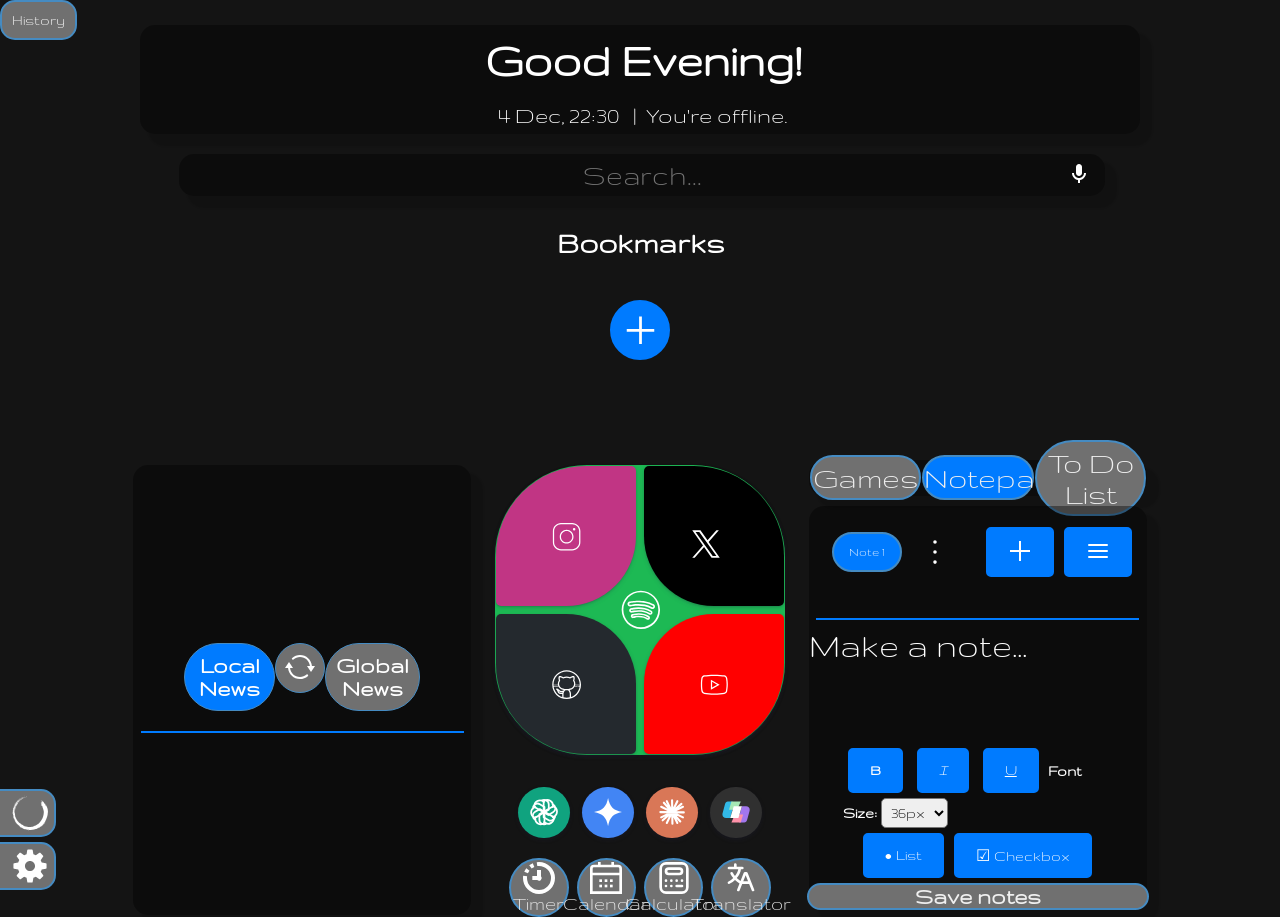
<file: index.html>
<!DOCTYPE html>
<html lang="en">
  <head>
    <meta charset="UTF-8" />
    <meta name="viewport" content="width=device-width, initial-scale=1.0" />
    <meta name="author" content="MichU">
    <link rel="icon" type="image/x-icon" href="/img/home-favicon.png" />

    <link
      href="https://fonts.googleapis.com/css?family=Gruppo"
      rel="stylesheet"
    />
    <link
      href="https://fonts.googleapis.com/css?family=Chakra Petch"
      rel="stylesheet"
    />
    <link
      rel="stylesheet"
      href="https://cdnjs.cloudflare.com/ajax/libs/font-awesome/4.7.0/css/font-awesome.min.css"
    />

    <link rel="stylesheet" href="/style/style.css" />
    <link rel="stylesheet" href="/style/socialsstyle.css" />
    <link rel="stylesheet" href="/style/aimodelsstyle.css" />
    <link rel="stylesheet" href="/style/bookmarksstyle.css" />
    <link rel="stylesheet" href="style/notepadstyle.css" />
    <link rel="stylesheet" href="/style/settingsstyle.css" />
    <link rel="stylesheet" href="/style/gamestodolist.css">
    <link rel="stylesheet" id="themestylesheet" href="/themes/dark-mode.css" />

    <title>MichU's HomePage</title>
  </head>
  <body>
    <button id="recent-tabs-button">History</button>
    <ul id="recent-tabs-list"></ul>
    <!--<div id="particles-js"></div>!-->
    <div id="header-info">
      <div id="headerdiv">
        <h2 class="header" id="nameheader"></h2>
        <h2 class="header" id="greetingsheader"></h2>
      </div>

      <div id="infodiv">
        <div id="datediv">
          <p class="paragraph" id="date"></p>
          <p class="paragraph" id="hour"></p>
        </div>
        <div id="separatordiv">
          <p class="paragraph" id="separatorchar">|</p>
        </div>
        <div id="weatherdiv" class="offline">
          <p class="paragraph" id="temperature"></p>
          <p class="paragraph" id="city"></p>
          <a href="#" id="extendedWeatherLink" target="_blank" title="View Extended Forecast" class="weather-link">
            <svg xmlns="http://www.w3.org/2000/svg" viewBox="0 0 24 24" width="24px" height="24px" class="weather-icon">
              <path d="M13 3l3.293 3.293-7 7 1.414 1.414 7-7L21 11V3z"/>
              <path d="M19 19H5V5h7l-2-2H5c-1.103 0-2 .897-2 2v14c0 1.103.897 2 2 2h14c1.103 0 2-.897 2-2v-5l-2-2v7z"/>
            </svg>
          </a>
        </div>
        <div id="offlinediv" style="display: none">
          <p class="paragraph">You're offline.</p>
        </div>
      </div>
    </div>

    <div id="searchdiv">
      <form id="searchform">
        <input type="text" id="searchinput" placeholder="Search..." autocomplete="off">
        <button type="button" id="voiceSearchBtn" title="Search by voice">
          <svg xmlns="http://www.w3.org/2000/svg" viewBox="0 0 24 24" width="24" height="24">
            <path d="M12 14c1.66 0 3-1.34 3-3V5c0-1.66-1.34-3-3-3S9 3.34 9 5v6c0 1.66 1.34 3 3 3z"/>
            <path d="M17 11c0 2.76-2.24 5-5 5s-5-2.24-5-5H5c0 3.53 2.61 6.43 6 6.92V21h2v-3.08c3.39-.49 6-3.39 6-6.92h-2z"/>
          </svg>
        </button>
      </form>
    </div>

    <div id="bookmarksdiv" class="offline">
      <h1>Bookmarks</h1>
      <div id="bookmark-list"></div>

      <button id="add-button" title="Add bookmark">
        <svg
          xmlns="http://www.w3.org/2000/svg"
          x="0px"
          y="0px"
          viewBox="0 0 24 24"
        >
          <path
            d="M 11 2 L 11 11 L 2 11 L 2 13 L 11 13 L 11 22 L 13 22 L 13 13 L 22 13 L 22 11 L 13 11 L 13 2 Z"
          ></path>
        </svg>
      </button>
    </div>

    <div id="content">
      <div id="allnews" class="offline">
        <div id="newsselection">
          <label id="localNewsLabel">
            <input
              value="value-1"
              name="value-radio"
              id="value-1"
              type="radio"
            />
            <span>Local News</span>
          </label>
          <button id="refreshNewsBtn" title="Refresh news">
            <svg
              xmlns="http://www.w3.org/2000/svg"
              x="0px"
              y="0px"
              width="30"
              height="30"
              viewBox="0 0 30 30"
            >
              <use xlink:href="/svg/newssvg/refresh.svg#refresh"></use>
            </svg>
          </button>
          <label id="globalNewsLabel">
            <input
              value="value-2"
              name="value-radio"
              id="value-2"
              type="radio"
            />
            <span>Global News</span>
          </label>
        </div>
        <hr />
        <div class="newsdivs" id="newsdiv"></div>
        <div class="newsdivs" id="worldnewsdiv"></div>
      </div>

      <div id="socials-apps">
        <div id="socialsdiv" class="offline">
          <div class="up">
            <button class="card1" id="card1" title="Instagram">
              <svg
                xmlns="http://www.w3.org/2000/svg"
                viewBox="0,0,48,48"
                width="30px"
                height="30px"
                class="instagram"
              >
                <use xlink:href="/svg/socialsvg/instagram.svg#instagram" />
              </svg>
            </button>
            <button class="card2" id="card2" title="Twitter">
              <svg
                xmlns="http://www.w3.org/2000/svg"
                xmlns:xlink="http://www.w3.org/1999/xlink"
                id="Layer_1"
                viewBox="0 0 24 24"
                width="30px"
                height="30px"
                class="twitter"
              >
                <use xlink:href="/svg/socialsvg/twitter.svg#twitter" />
              </svg>
            </button>
          </div>

          <button class="centerCard" id="centerCard" title="Spotify">
            <svg
              xmlns="http://www.w3.org/2000/svg"
              x="0px"
              y="0px"
              width="40px"
              height="40px"
              viewBox="0 0 50 50"
              class="spotify"
            >
              <use xlink:href="/svg/socialsvg/spotify.svg#spotify" />
            </svg>
          </button>

          <div class="down">
            <button class="card3" id="card3" title="Github">
              <svg
                xmlns="http://www.w3.org/2000/svg"
                viewBox="0 0 48 48"
                width="30px"
                height="30px"
                class="github"
              >
                <use xlink:href="/svg/socialsvg/github.svg#github" />
              </svg>
            </button>
            <button class="card4" id="card4" title="Youtube">
              <svg
                height="30px"
                width="30px"
                viewBox="0 0 48 48"
                xmlns="http://www.w3.org/2000/svg"
                class="youtube"
              >
                <use xlink:href="/svg/socialsvg/youtube.svg#youtube" />
              </svg>
            </button>
          </div>
        </div>

        <nav id="aimodelsdiv" class="offline" aria-label="AI Models">
          <a class="aimodelbutton" id="chatgptLink" href="https://chatgpt.com/" title="ChatGPT" aria-label="ChatGPT">
            <svg viewBox="0 0 24 24" width="40" height="40" aria-hidden="true" focusable="false">
              <use xlink:href="/svg/aimodelsvg/chatgpt.svg#chatgpt" />
            </svg>
          </a>
          <a class="aimodelbutton" id="geminiLink" href="https://gemini.google.com/u/1/" title="Gemini" aria-label="Gemini">
            <svg viewBox="0 0 24 24" width="40" height="40" aria-hidden="true" focusable="false">
              <use xlink:href="/svg/aimodelsvg/gemini.svg#gemini" />
            </svg>
          </a>
          <a class="aimodelbutton" id="claudeLink" href="https://claude.ai/" title="Claude" aria-label="Claude">
            <svg viewBox="0 0 24 24" width="40" height="40" aria-hidden="true" focusable="false">
              <use xlink:href="/svg/aimodelsvg/claude.svg#claude" />
            </svg>
          </a>
          <a class="aimodelbutton" id="copilotLink" href="https://copilot.microsoft.com/" title="Copilot" aria-label="Copilot">
            <svg viewBox="0 0 24 24" width="40" height="40" aria-hidden="true" focusable="false">
              <use xlink:href="/svg/aimodelsvg/copilot.svg#copilot" />
            </svg>
          </a>
        </nav>

        <div id="appsdiv">
          <button id="timerBtn" title="Timer" class="appbutton">
            <svg
              height="32px"
              width="32px"
              xmlns="http://www.w3.org/2000/svg"
              viewBox="0 0 24 24"
              class="appsvg"
            >
              <use xlink:href="/svg/appsvg/timer.svg#timer" />
            </svg>
            Timer
          </button>
          <button id="calendarBtn" title="Calendar" class="appbutton">
            <svg
              height="32px"
              width="32px"
              xmlns="http://www.w3.org/2000/svg"
              viewBox="0 0 24 24"
              class="appsvg"
            >
              <use xlink:href="/svg/appsvg/calendar.svg#calendar" />
            </svg>
            Calendar
          </button>
          <button id="calculatorBtn" title="Calculator" class="appbutton">
            <svg
              height="32px"
              width="32px"
              xmlns="http://www.w3.org/2000/svg"
              viewBox="0 0 24 24"
              class="appsvg"
            >
              <use xlink:href="/svg/appsvg/calculator.svg#calculator" />
            </svg>
            Calculator
          </button>
          <button
            id="translatorBtn"
            title="Translator"
            class="appbutton offline"
          >
            <svg
              height="32px"
              width="32px"
              xmlns="http://www.w3.org/2000/svg"
              xmlns:xlink="http://www.w3.org/1999/xlink"
              viewBox="0 0 48 48"
              class="appsvg"
            >
              <use xlink:href="/svg/appsvg/translator.svg#translator" />
            </svg>
            Translator
          </button>
        </div>
      </div>

      <div id="gamesnotepadtodolist">
        <div id="navbar">
          <button id="nav-games-btn" class="button">Games</button>
          <button id="nav-notepad-btn" class="button">Notepad</button>
          <button id="nav-todolist-btn" class="button">To Do List</button>
        </div>

  <!-- Notepad Section (visible by default) -->
  <div id="notepaddiv">
    <div id="notepad-navbar">
      <div id="note-list"></div>
      <button id="add-note-btn" title="Add note">
        <svg
          xmlns="http://www.w3.org/2000/svg"
          x="0px"
          y="0px"
          viewBox="0 0 24 24"
          width="24"
          height="24"
        >
          <path
            d="M 11 2 L 11 11 L 2 11 L 2 13 L 11 13 L 11 22 L 13 22 L 13 13 L 22 13 L 22 11 L 13 11 L 13 2 Z"
          ></path>
        </svg>
      </button>
    </div>
    <hr />
    <div id="notepadarea" contenteditable="true" data-placeholder="Make a note..."></div>
    <div id="editor-buttons">
      <div id="basic-text-editor">
        <button id="notepadboldbtn" title="Bold"><strong>B</strong></button>
        <button id="notepaditalicbtn" title="Italic"><em>I</em></button>
        <button id="notepadunderlinebtn" title="Underline"><u>U</u></button>
        <label for="fontSize">Font Size:</label>
        <select id="fontSize" title="Change font size">
          <option value="16px">16px</option>
          <option value="20px">20px</option>
          <option value="24px">24px</option>
          <option value="28px">28px</option>
          <option selected value="36px">36px</option>
          <option value="48px">48px</option>
        </select>
      </div>
      <div id="advanced-text-editor">
        <button id="notepadlistbtn" title="Insert list">&#8226; List</button>
        <button id="notepadcheckbtn" title="Insert checkbox">☑ Checkbox</button>
      </div>
    </div>
    <div id="savenotesbtn">
      <div class="loader-container">
        <div class="loader"></div>
        <span>Save notes</span>
      </div>
    </div>
  </div>

  <!-- Game Section (hidden by default) -->
  <div id="gameselectdiv" style="display: none;">
    <h1>Games</h1>
    <div id="gameiconsgrid">
      <div class="gameicon" style="background-color: red; padding: 20px;">Game 1</div>
      <div class="gameicon" style="background-color: green; padding: 20px;">Game 2</div>
      <div class="gameicon" style="background-color: blue; padding: 20px;">Game 3</div>
      <div class="gameicon" style="background-color: yellow; padding: 20px;">Game 4</div>
    </div>
    <!-- <a href="steam://run/670290">Launch Dota 2</a> -->
  </div>

  <!-- To-Do List Section (hidden by default) -->
  <div id="todolistdiv" style="display: none;">
    <div id="todolistnav">
        <!-- Select to choose between lists -->
        <select id="listSelector"></select>
        <!-- Button to add a new list -->
        <button id="addListBtn" title="Add to-do list">
          <svg xmlns="http://www.w3.org/2000/svg" x="0px" y="0px" viewBox="0 0 24 24" width="24" height="24">
            <path d="M 11 2 L 11 11 L 2 11 L 2 13 L 11 13 L 11 22 L 13 22 L 13 13 L 22 13 L 22 11 L 13 11 L 13 2 Z"></path>
          </svg>
        </button>
        <!-- Button to reorder lists -->
        <button id="reorderListBtn" class="reorder-btn" title="Reorder to-do lists">
          <svg xmlns="http://www.w3.org/2000/svg" width="24" height="24" viewBox="0 0 24 24" fill="none" stroke="currentColor" stroke-width="2" stroke-linecap="round" stroke-linejoin="round">
            <line x1="3" y1="12" x2="21" y2="12"></line>
            <line x1="3" y1="6" x2="21" y2="6"></line>
            <line x1="3" y1="18" x2="21" y2="18"></line>
          </svg>
        </button>
        <!-- Button to open list settings -->
        <button id="todoSettingsBtn" title="To-do list settings">
          <svg viewBox="0 0 256 256" xmlns="http://www.w3.org/2000/svg" width="24" height="24">
            <path d="M140,128a12,12,0,1,1-12-12A12,12,0,0,1,140,128ZM128,72a12,12,0,1,0-12-12A12,12,0,0,0,128,72Zm0,112a12,12,0,1,0,12,12A12,12,0,0,0,128,184Z"></path>
          </svg>
        </button> 
    </div>
    <hr>
            <div id="todolist-controls" style="display: flex; align-items: center; gap: 8px; margin: 8px 0;">
          <label for="sortSelect">Sort by:</label>
          <select id="sortSelect">
            <option value="title">Title</option>
            <option value="priority">Priority</option>
            <option value="dueDate">Due Date</option>
          </select>
          <button id="kanbanToggleBtn">Kanban</button>
        </div>
        <!-- Editable To-Do list -->
    <div id="todolist">
        <ul contenteditable="true" data-placeholder="Type a task and press Enter"></ul>
    </div>
    <!-- Button to save list to localStorage -->
    <button id="saveBtn">Save List</button>
  </div>
      </div>

    <div id="footer">
      <button id="settingsBtn">
        <a>Settings</a>
        <svg
          xmlns="http://www.w3.org/2000/svg"
          x="0px"
          y="0px"
          width="36px"
          height="36px"
          viewBox="0 0 50 50"
          class="settingssvg"
        >
          <use xlink:href="/svg/settingssvg/settings.svg#settings" />
        </svg>
      </button>

      <button id="focusmodeBtn">
        <a>Focus Mode</a>
        <svg
          xmlns="http://www.w3.org/2000/svg"
          width="36px"
          height="36px"
          viewBox="0 0 335.522 335.522"
          class="settingssvg"
        >
          <use xlink:href="/svg/settingssvg/zen.svg#zen" />
        </svg>
      </button>
    </div>



    <div id="socialsSitesList" style="display: none;">
      <h2>Choose a site</h2>
      <ul></ul>
    </div>
    <!--<script src="/cdn/particles.min.js"></script>
    <script src="/cdn/particles.js"></script>!-->

    <script src="/script/marked.min.js"></script>
    <link rel="stylesheet" href="/style/winbox-fix.css" />
    <script src="/winbox/winbox.bundle.min.js"></script>

    
    <script src="/script/settings.js"></script>
    <script src="script/background.js"></script>
    <script src="/script/offline.js"></script>
    <script src="/script/voice-search.js"></script>
    <script src="/libs/firebase/firebase-app-compat.js"></script>
    <script src="/libs/firebase/firebase-auth-compat.js"></script>
    <script src="/libs/firebase/firebase-firestore-compat.js"></script>
    <script src="/script/firebase-init.js"></script>
    <script src="/script/firestore-sync.js"></script>
    <script src="/script/date.js"></script>
    <script class="offlineScript" src="/script/weather.js"></script>
    <script src="/script/user.js"></script>
    <script class="offlineScript" src="/script/news.js"></script>
    <script src="/script/news-cat-change.js"></script>
    <script src="/script/socials.js"></script>
    <script src="/script/bookmarks.js"></script>
    <script src="/script/notepad.js"></script>
    <script src="/script/notepad-text-editor.js"></script>
    <script src="/script/gamesnotepadtodolist.js"></script>
    <script src="/script/backup.js"></script>
    <script src="/script/iframes.js"></script>
    <script src="/script/themes.js"></script>
    <script src="/script/focus/on.js"></script>
    <script src="/script/history.js"></script>
    <script src="/script/cursor.js"></script>

    
  </body>
</html>
</file>
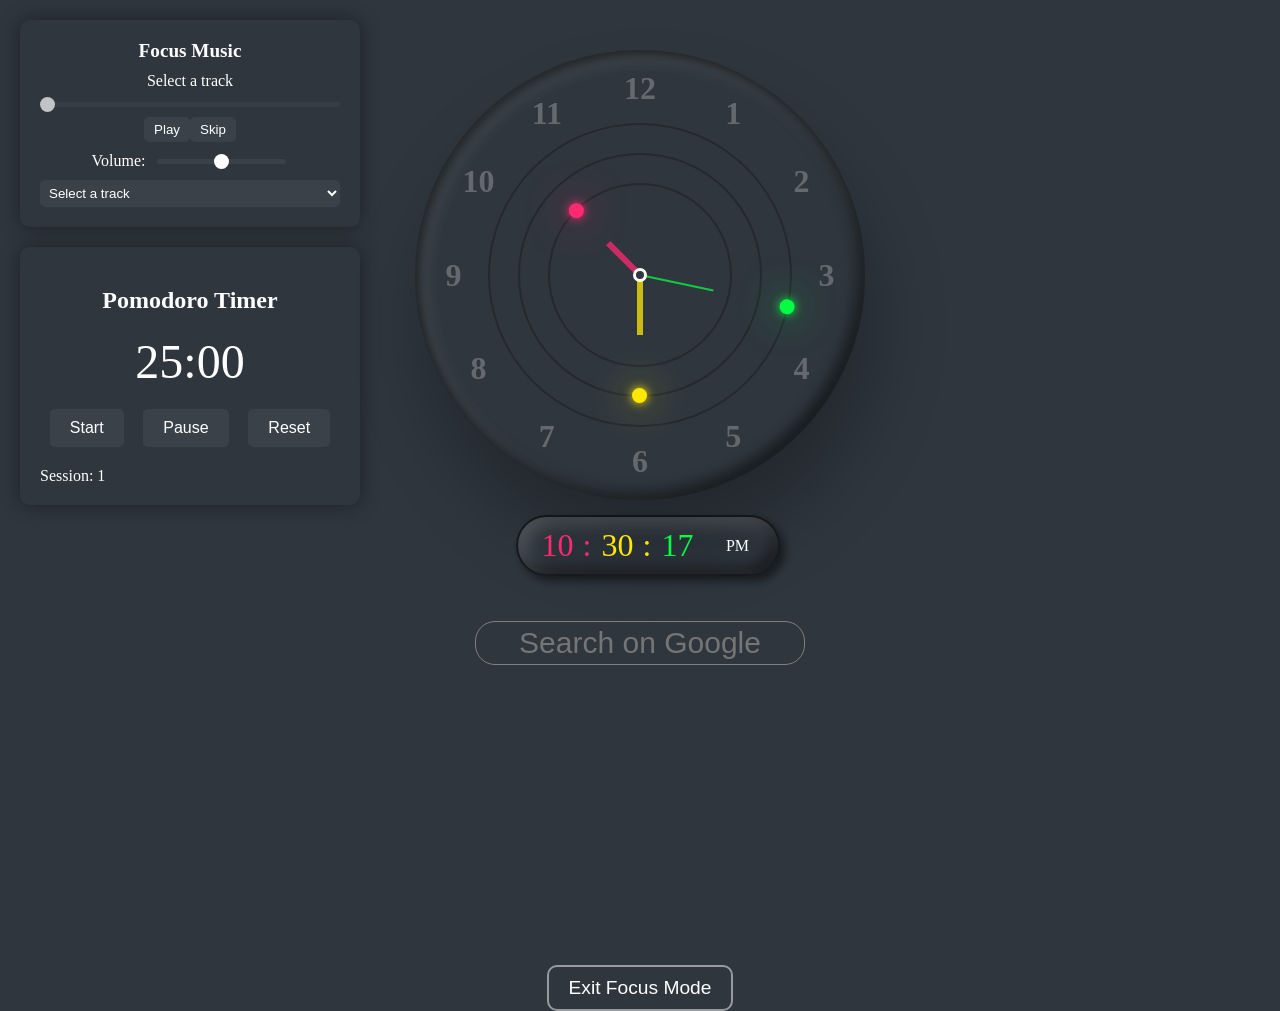
<file: focusmode/index.html>
<!DOCTYPE html>
<html lang="en">
  <head>
    <meta charset="UTF-8" />
    <meta name="viewport" content="width=device-width, initial-scale=1.0" />
    <title>Focus mode</title>
    <link rel="stylesheet" href="assets/css/styles.css" />
  </head>
  <body>
    <div class="focusmode-widgets">
      <div id="audio-player" class="audio-player">
        <h3>Focus Music</h3>
        <audio id="audio" src=""></audio>
        <div id="current-song-title"></div>
        <input type="range" id="playback-slider" min="0" max="100" value="0" />

        <div class="controls">
          <button id="playPauseBtn">Play</button>
          <button id="skipBtn">Skip</button>
        </div>
        <div class="volume-control">
          <label for="volume">Volume:</label>
          <input
            type="range"
            id="volume"
            min="0"
            max="1"
            step="0.01"
            value="0.5" />
        </div>
        <select id="track-select">
          <option value="">Select a track</option>
          <option value="/focusmode/assets/music/Alone-Two-Days-Ago.mp3">
            Alone Two Days Ago
          </option>
          <option value="/focusmode/assets/music/Arnor.mp3">Arnor</option>
          <option
            value="/focusmode/assets/music/Evening-Improvisation-with-Ethera.mp3">
            Evening Improvisation with Ethera
          </option>
          <option value="/focusmode/assets/music/Moon-Dock.mp3">
            Moon Dock
          </option>
          <option value="/focusmode/assets/music/Study-and-Relax.mp3">
            Study and Relax
          </option>
          <option value="/focusmode/assets/music/Sunset-Landscape.mp3">
            Sunset Landscape
          </option>
          <option value="/focusmode/assets/music/Vibin.mp3">Vibin</option>
          <option value="/focusmode/assets/music/Bagatelle à Jacques.mp3">Bagatelle à Jacques</option>
          <option value="/focusmode/assets/music/Berceuse No. 01.mp3">Berceuse No. 01</option>
          <option value="/focusmode/assets/music/La premie.mp3">La premie</option>
          <option value="/focusmode/assets/music/Le sixičme péché.mp3">Le sixičme péché</option>
          <option value="/focusmode/assets/music/Minimal Piano No. 9.mp3">Minimal Piano No. 9</option>
          <option value="/focusmode/assets/music/Notre envol II.mp3">Notre envol II</option>
          <option value="/focusmode/assets/music/Pensées Nocturnes No. 03.mp3">Pensées Nocturnes No. 03</option>
          <option value="/focusmode/assets/music/Valse contre la mort.mp3">Valse contre la mort</option>
          <option value="/focusmode/assets/music/Water Drop.mp3">Water Drop</option>
          <option value="/focusmode/assets/music/Worries.mp3">Worries</option>
        </select>
      </div>
      <div id="pomodoro-container">
        <h2>Pomodoro Timer</h2>
        <div id="timer">25:00</div>
        <div id="controls">
          <button id="start">Start</button>
          <button id="pause">Pause</button>
          <button id="reset">Reset</button>
        </div>
        <div id="session-info">
          <span id="session-count">Session: 1
          <span id="session-type">Work
        </div>
      </div>
    </div>
    <div class="container">
      <div class="clock-container">
        <div class="clock">
          <div class="circle" id="sc" style="--clr: #04fc43"><i></i></div>
          <div class="circle circle2" id="mn" style="--clr: #fee800">
            <i></i>
          </div>
          <div class="circle circle3" id="hr" style="--clr: #ff2972">
            <i></i>
          </div>

          <span style="--i: 1"><b>1</b></span>
          <span style="--i: 2"><b>2</b></span>
          <span style="--i: 3"><b>3</b></span>
          <span style="--i: 4"><b>4</b></span>
          <span style="--i: 5"><b>5</b></span>
          <span style="--i: 6"><b>6</b></span>
          <span style="--i: 7"><b>7</b></span>
          <span style="--i: 8"><b>8</b></span>
          <span style="--i: 9"><b>9</b></span>
          <span style="--i: 10"><b>10</b></span>
          <span style="--i: 11"><b>11</b></span>
          <span style="--i: 12"><b>12</b></span>
        </div>
        <div id="time">
          <div id="hours" style="--clr: #ff2972">00</div>
          <div id="minutes" style="--clr: #fee800">00</div>
          <div id="seconds" style="--clr: #04fc43">00</div>
          <div id="ampm">AM</div>
        </div>
      </div>
      <div id="searchdiv">
        <form id="searchform">
          <input
            type="text"
            id="searchinput"
            placeholder="Search on Google"
            autocomplete="off" />
        </form>
      </div>
      <button id="exitFocusModeBtn">Exit Focus Mode</button>
    </div>

    <script src="/script/focus/off.js"></script>
    <script src="assets/js/main.js"></script>
    <script src="/focusmode/assets/js/pomodoro.js"></script>
    <script src="/focusmode/assets/js/audio.js"></script>
  </body>
</html>
</file>
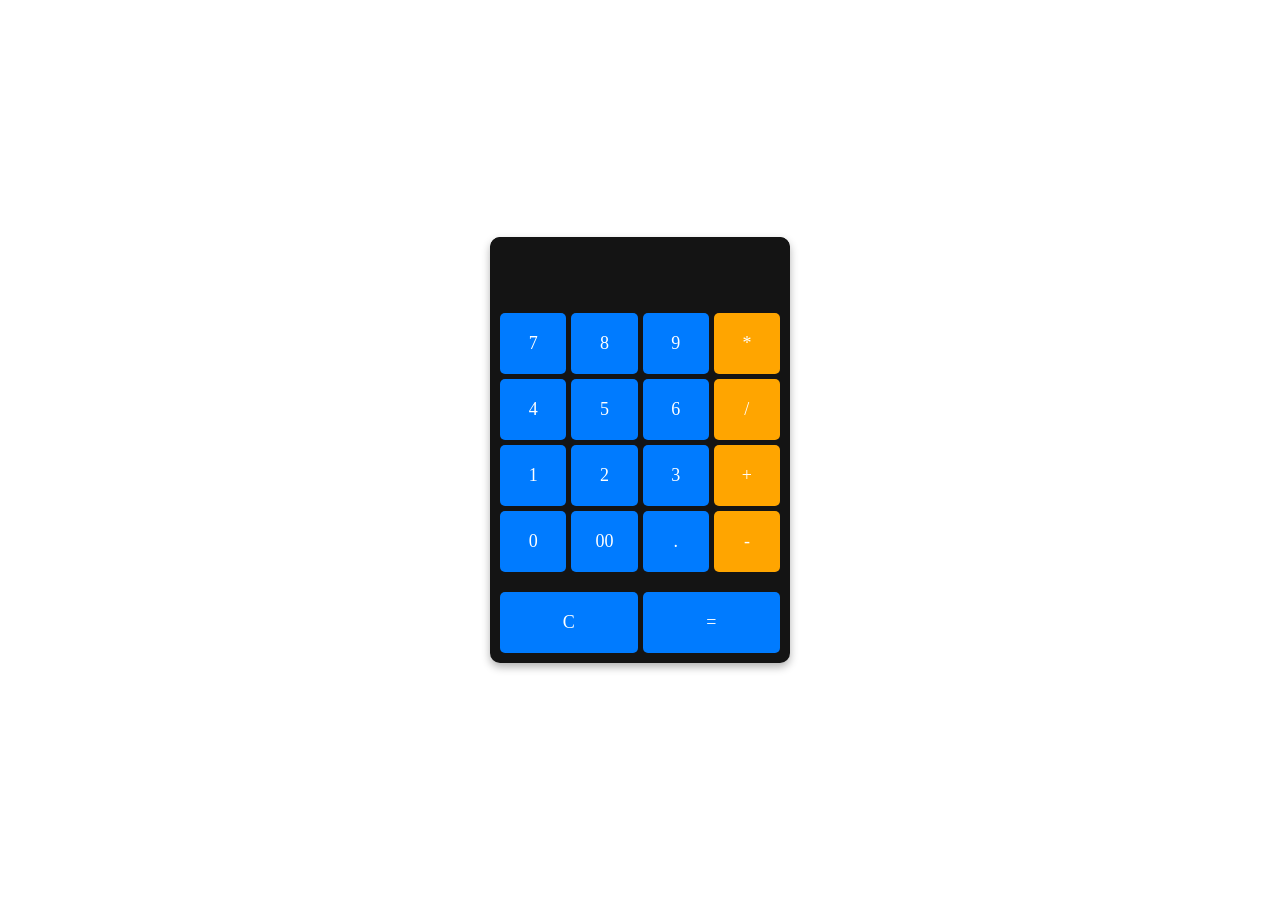
<file: iFrames/calculator/index.html>
<!DOCTYPE html>
<html lang="en">
  <head>
    <meta charset="UTF-8" />
    <meta name="viewport" content="width=device-width, initial-scale=1.0" />
    <title>Calculator</title>
    <link rel="stylesheet" href="style.css" />
    <link rel="stylesheet" href="../themes/theme-base.css" />
    <link rel="stylesheet" id="iframesStyle" href="../themes/dark-mode.css" />
    <script src="../../script/iframe-theme-loader.js"></script>
  </head>
  <body>
    <div class="calculator">
      <input type="text" id="display" readonly />
      <div class="keys">
        <button class="number">7</button>
        <button class="number">8</button>
        <button class="number">9</button>
        <button class="operator">*</button>
        <button class="number">4</button>
        <button class="number">5</button>
        <button class="number">6</button>
        <button class="operator">/</button>
        <button class="number">1</button>
        <button class="number">2</button>
        <button class="number">3</button>
        <button class="operator">+</button>
        <button class="number">0</button>
        <button class="number">00</button>
        <button class="decimal">.</button>
        <button class="operator">-</button>
      </div>
      <div class="bottom-buttons keys">
        <button class="clear">C</button>
        <button class="equals">=</button>
      </div>
    </div>
    <script src="script.js"></script>
  </body>
</html>
</file>
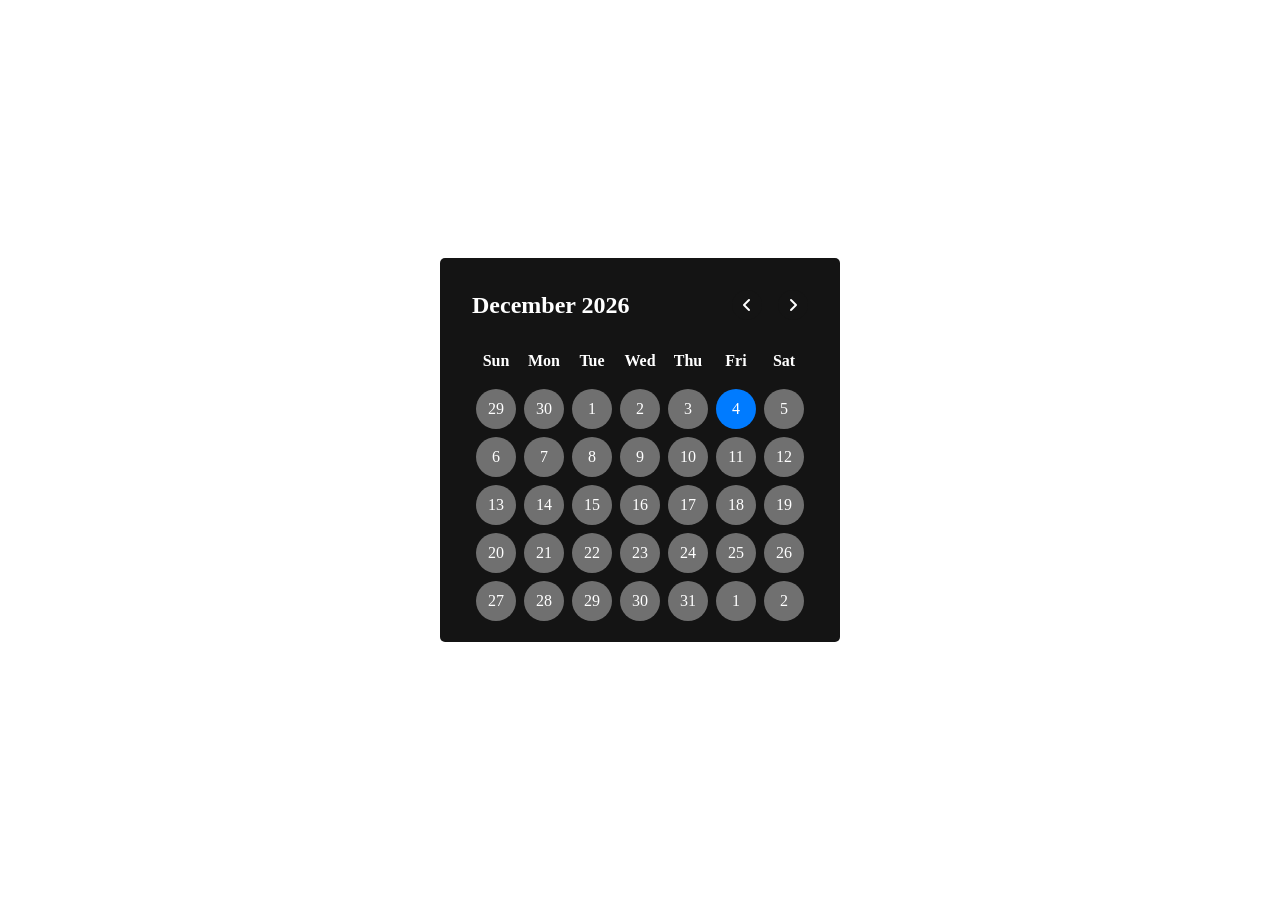
<file: iFrames/calendar/index.html>
<!DOCTYPE html>
<html lang="en">
  <head>
    <meta charset="UTF-8" />
    <meta http-equiv="X-UA-Compatible" content="IE=edge" />
    <meta name="viewport" content="width=device-width, initial-scale=1.0" />
    <title>Calendar</title>
    <link
      rel="stylesheet"
      href="https://cdnjs.cloudflare.com/ajax/libs/font-awesome/6.2.1/css/all.min.css"
      integrity="sha512-MV7K8+y+gLIBoVD59lQIYicR65iaqukzvf/nwasF0nqhPay5w/9lJmVM2hMDcnK1OnMGCdVK+iQrJ7lzPJQd1w=="
      crossorigin="anonymous"
      referrerpolicy="no-referrer" />
    <link rel="stylesheet" href="style.css" />
    <link rel="stylesheet" href="../themes/theme-base.css" />
    <link rel="stylesheet" id="iframesStyle" href="../themes/dark-mode.css" />
    <script src="../../script/iframe-theme-loader.js"></script>
  </head>
  <body>
    <div class="container">
      <div class="content">
        <header>
          <p class="current-date"></p>
          <div class="icons">
            <span id="prev"><i class="fa-solid fa-angle-left"></i></span>
            <span id="next"><i class="fa-solid fa-angle-right"></i></span>
          </div>
        </header>
        <div class="calendar">
          <ul class="weeks">
            <li>Sun</li>
            <li>Mon</li>
            <li>Tue</li>
            <li>Wed</li>
            <li>Thu</li>
            <li>Fri</li>
            <li>Sat</li>
          </ul>
          <ul class="days"></ul>
        </div>
      </div>
    </div>
    <script src="script.js"></script>
  </body>
</html>
</file>
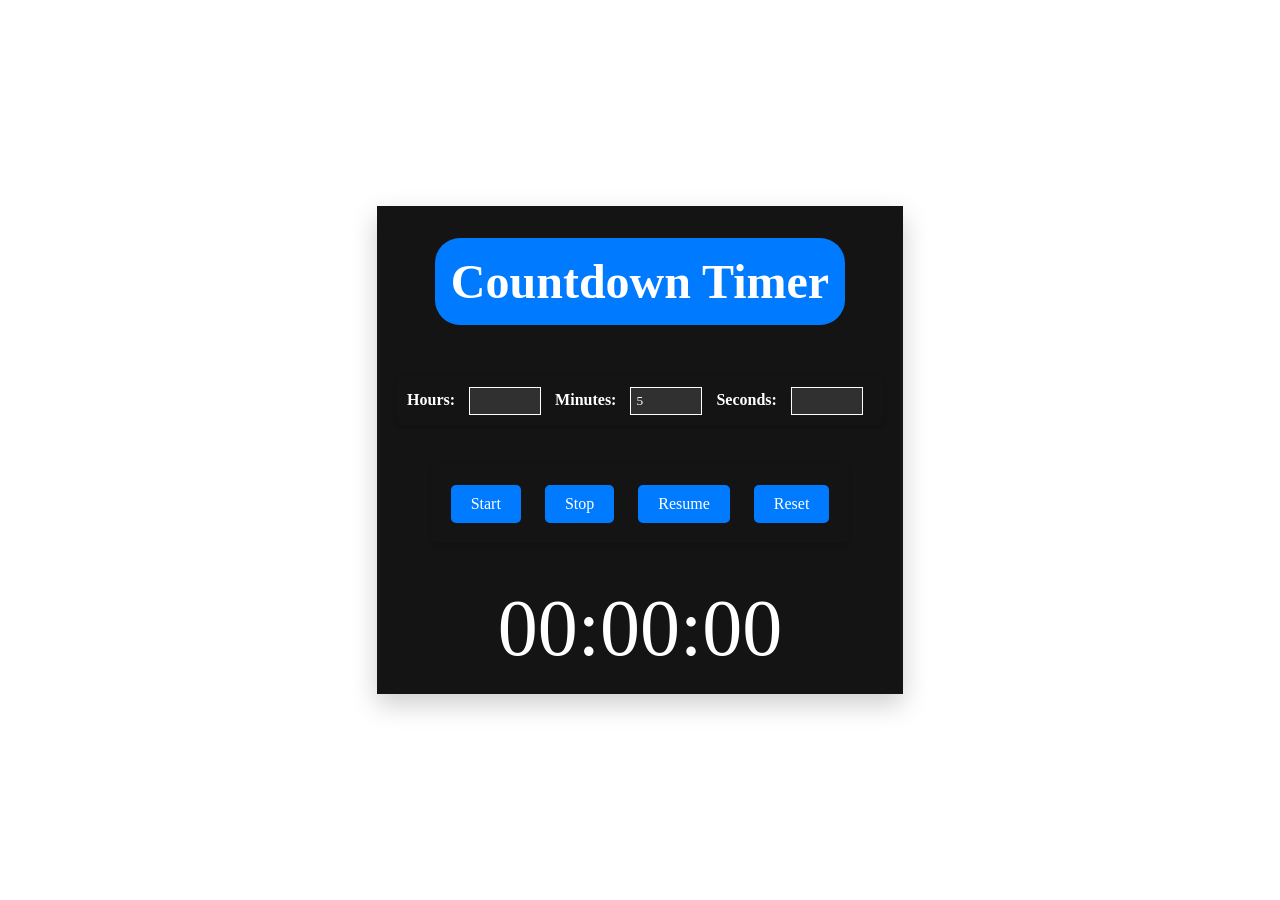
<file: iFrames/timer/index.html>
<!DOCTYPE html>
<html lang="en">
  <head>
    <meta charset="UTF-8" />
    <meta name="viewport" content="width=device-width, initial-scale=1.0" />
    <link rel="stylesheet" href="style.css" />
    <link rel="stylesheet" href="../themes/theme-base.css" />
    <link rel="stylesheet" id="iframesStyle" href="../themes/dark-mode.css" />
    <script src="../../script/iframe-theme-loader.js"></script>
    <title>Simple Timer App</title>
  </head>
  <body>
    <div id="container">
      <h1 id="timerHeader">Countdown Timer</h1>
      <div id="setTimer">
        <label for="hours">Hours: </label>
        <input type="number" class="timerInput" id="hours" min="0" max="24" />
        <label for="minutes">Minutes: </label>
        <input
          type="number"
          class="timerInput"
          id="minutes"
          min="0"
          max="60"
          value="5" />
        <label for="seconds">Seconds: </label>
        <input type="number" class="timerInput" id="seconds" min="0" max="60" />
      </div>
      <div id="controls">
        <button id="startBtn">Start</button>
        <button id="stopBtn">Stop</button>
        <button id="resumeBtn">Resume</button>
        <button id="resetBtn">Reset</button>
      </div>
      <div id="timer">00:00:00</div>
      <audio id="alarm" src="/iFrames/timer/audio/alarm.mp3"></audio>
    </div>
    <script src="script.js"></script>
  </body>
</html>
</file>
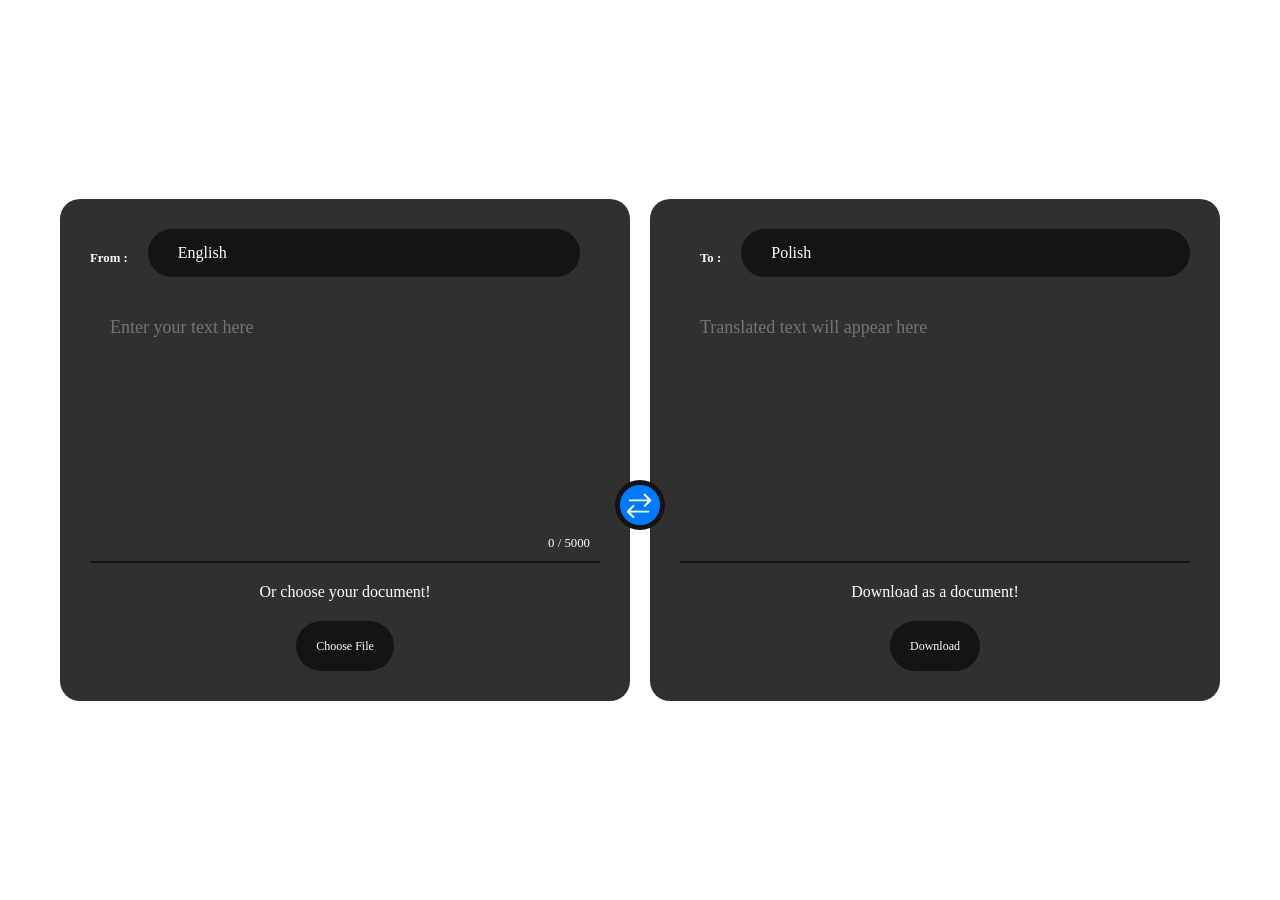
<file: iFrames/translator/index.html>
<!DOCTYPE html>
<html lang="en">
  <head>
    <meta charset="UTF-8" />
    <meta http-equiv="X-UA-Compatible" content="IE=edge" />
    <meta name="viewport" content="width=device-width, initial-scale=1.0" />
    <link rel="stylesheet" href="/iFrames/translator/style.css" />
    <link rel="stylesheet" href="../themes/theme-base.css" />
    <link rel="stylesheet" id="iframesStyle" href="../themes/dark-mode.css" />
    <script src="../../script/iframe-theme-loader.js"></script>
    <title>Language Translater</title>
  </head>
  <body>
    <div class="container">
      <div class="card input-wrapper">
        <div class="from">
          <span class="heading">From :</span>
          <div class="dropdown-container" id="input-language">
            <div class="dropdown-toggle">
              <span class="selected" data-value="en">English</span>
            </div>
            <ul class="dropdown-menu">
              <li class="option active">DropDown Menu Item 1</li>
              <li class="option">DropDown Menu Item 2</li>
            </ul>
          </div>
        </div>
        <div class="text-area">
          <textarea
            id="input-text"
            cols="30"
            rows="10"
            placeholder="Enter your text here"></textarea>
          <div class="chars"><span id="input-chars">0</span> / 5000</div>
        </div>
        <div class="card-bottom">
          <p>Or choose your document!</p>
          <label for="upload-document">
            <span id="upload-title">Choose File</span>
            <input type="file" id="upload-document" hidden />
          </label>
        </div>
      </div>

      <div class="center">
        <div class="swap-position">
          <svg
            xmlns="http://www.w3.org/2000/svg"
            xmlns:xlink="http://www.w3.org/1999/xlink"
            viewBox="0 0 512.003 512.003"
            xml:space="preserve"
            height="30px"
            width="30px">
            <use xlink:href="/iFrames/translator/svg/swap.svg#swap" />
          </svg>
        </div>
      </div>

      <div class="card output-wrapper">
        <div class="to">
          <span class="heading">To :</span>
          <div class="dropdown-container" id="output-language">
            <div class="dropdown-toggle">
              <span class="selected" data-value="pl">Polish</span>
            </div>
            <ul class="dropdown-menu">
              <li class="option active">DropDown Menu Item 1</li>
              <li class="option">DropDown Menu Item 2</li>
            </ul>
          </div>
        </div>
        <textarea
          id="output-text"
          cols="30"
          rows="10"
          placeholder="Translated text will appear here"
          disabled></textarea>
        <div class="card-bottom">
          <p>Download as a document!</p>
          <button id="download-btn">
            <span>Download</span>
          </button>
        </div>
      </div>
    </div>

    <script src="/iFrames/translator/languages.js"></script>
    <script src="/iFrames/translator/script.js"></script>
  </body>
</html>
</file>
<file: style/style.css>
body {
  margin: 0;
  display: flex;
  justify-content: center;
  align-items: center;
  flex-direction: column;
  width: 100%;
  height: 100%;
}

#particles-js {
  position: fixed;
  top: 0;
  left: 0;
  width: 100%;
  height: 100%;
  z-index: -1;
}

#recent-tabs-button {
  cursor: pointer;
  position: absolute;
  top: 0;
  left: 0;
  border: none;
  outline: none;
  padding: 10px;
  font-size: 16px;
  border-radius: 15px;
}

#recent-tabs-list {
  display: flex;
  flex-direction: column;
  gap: 10px;
  width: 18%;
  word-wrap: break-word;
  font-size: 24px;
  position: absolute;
  top: 40px;
  left: 0;
  list-style-type: none;
  padding: 0;
  margin: 15px;
  z-index: 9999;
}

#headerdiv {
  margin: 10px;
  display: flex;
  justify-content: center;
  align-items: center;
}

.header {
  font-size: 3rem;
  margin: 3px;
}

#username-modal {
  position: fixed;
  top: 0;
  left: 0;
  width: 100%;
  height: 100%;
  display: flex;
  justify-content: center;
  align-items: center;
  z-index: 9999;
  display: none;
}

#username-form-container {
  display: flex;
  flex-direction: column;
  justify-content: center;
  align-items: center;
  width: 80%;
  max-width: 400px;
  padding: 20px;
  border-radius: 5px;
  text-align: center;
  position: relative;
  box-shadow: none;
}

#username-form-container form {
  display: flex;
  justify-content: center;
  align-items: center;
  flex-direction: column;
  row-gap: 1rem;
  width: 90%;
}

#username-form-container input[type="text"] {
  outline: none;
  border: none;
  margin: 10px;
  width: 90%;
  padding: 10px;
  border-radius: 3px;
}

#username-form-container label {
  font-size: 1.5rem;
  text-transform: uppercase;
}

#username-close-button {
  position: absolute;
  top: 10px;
  right: 10px;
  font-size: 24px;
  cursor: pointer;
  border: none;
  border-radius: 50%;
}

#username-form #username-submit-button {
  padding: 1rem 0.75rem;
  width: 100%;
  display: flex;
  align-items: center;
  justify-content: center;
  gap: 0.5rem;
  border-radius: 3rem;
  border: none;
  cursor: pointer;
  transition: all 300ms;
  font-weight: 600;
  font-size: 0.9rem;
}

#username-form #username-submit-button:hover {
  cursor: pointer;
  transition: 0.5s ease;
}

#infodiv {
  display: flex;
  justify-content: center;
  align-items: center;
}

#datediv {
  display: flex;
  justify-content: center;
  align-items: center;
  margin: 5px;
}

#separatordiv {
  display: flex;
  justify-content: center;
  align-items: center;
  margin: 5px;
}

#weatherdiv {
  display: flex;
  justify-content: center;
  align-items: center;
  margin: 5px;
}

.paragraph {
  margin: 2px;
  font-size: 1.5rem;
}

.weather-link {
  display: inline-flex;
  align-items: center;
  justify-content: center;
  width: 30px;
  height: 30px;
  margin-left: 10px;
  border-radius: 50%;
  transition: background-color 0.3s ease;
}

.weather-link:hover {
  background-color: rgba(255, 255, 255, 0.2);
}

#header-info {
  min-width: 1000px;
  border-radius: 15px;
  margin-top: 25px;
}

#searchdiv {
  display: flex;
  justify-content: center;
  align-items: center;
  margin-top: 20px;
  width: 80%;
}

#searchform {
  position: relative;
  width: 90%;
  max-width: 1000px;
}

#searchinput {
  width: 100%;
  border: none;
  border-radius: 15px;
  height: 5vh;
  max-height: 40px;
  font-size: 30px;
  text-align: center;
  transition: all 0.3s ease;
  box-shadow: 0 2px 5px rgba(0, 0, 0, 0.1);
}

#searchinput:focus {
  outline: none;
  box-shadow: 0 4px 10px rgba(0, 0, 0, 0.1);
}

#voiceSearchBtn {
  position: absolute;
  right: 10px;
  top: 50%;
  transform: translateY(-50%);
  background: none;
  border: none;
  cursor: pointer;
  padding: 0;
  z-index: 1;
  transition: all 0.3s ease;
}

#voiceSearchBtn svg {
  transition: fill 0.3s ease;
  width: 24px;
  height: 24px;
}

#voiceSearchBtn:hover svg {
  transform: scale(1.1);
}

#voiceSearchBtn.listening svg {
  fill: #ff4081;
  animation: pulse 1.5s infinite;
}

@keyframes pulse {
  0% {
    transform: scale(1);
  }
  50% {
    transform: scale(1.1);
  }
  100% {
    transform: scale(1);
  }
}

@media (max-width: 768px) {
  #searchinput {
    font-size: 20px;
    padding: 8px 40px 8px 15px;
  }

  #voiceSearchBtn svg {
    width: 20px;
    height: 20px;
  }
}

#bookmarksdiv {
  margin-top: 10px;
  width: 60vw;
  display: flex;
  justify-content: center;
  align-items: center;
  flex-direction: column;
}

#allnews {
  display: flex;
  flex-direction: column;
  justify-content: center;
  align-items: center;
  border-radius: 15px;
  margin-top: 10px;
  height: 100%;
  width: 33%;
}

#newsselection {
  display: flex;
  justify-content: space-between;
  font-size: 1.5rem;
  width: 70%;
  padding-top: 15px;
}

#newsselection label {
  flex: 1;
  text-align: center;
  padding: 10px;
  cursor: pointer;
  position: relative;
  transition: background-color 0.3s ease;
  border-radius: 50px;
}

#newsselection input[type="radio"] {
  display: none;
}

#refreshNewsBtn {
  width: 50px;
  height: 50px;
  border-radius: 50px;
  cursor: pointer;
  outline: none;
  border: none;
}

#worldnewsdiv {
  display: none;
}

.newsdivs {
  flex-direction: column;
  justify-content: flex-start;
  align-items: flex-start;
  margin-top: 10px;
  width: 100%;
  overflow-y: auto;
  --sb-size: 10px;
}

.newsdivs::-webkit-scrollbar {
  width: var(--sb-size);
}

.newsdivs::-webkit-scrollbar-track {
  border-radius: 10px;
}

.newsdivs::-webkit-scrollbar-thumb {
  border-radius: 10px;
}

.newstile {
  width: 100%;
  transition: background-color 0.3s ease;
  display: flex;
  justify-content: flex-start;
  align-items: flex-start;
  flex-direction: column;
  margin-top: 2px;
  margin-bottom: 2px;
}

.newstile a {
  text-decoration: none;
  text-wrap: wrap;
  padding-left: 15px;
  padding-right: 15px;
}

.articleImg {
  width: 50%;
  height: auto;
  float: left;
  margin-right: 5px;
  margin-bottom: 5px;
  padding-left: 15px;
}

hr {
  margin-top: 20px;
  width: 95%;
}

#content {
  margin-top: 5rem;
  display: flex;
  justify-content: center;
  align-items: center;
  height: 50vh;
  width: 80vw;
}

#socials-apps {
  display: flex;
  flex-direction: column;
  justify-content: center;
  align-items: center;
  height: 100%;
  width: 33%;
}

#socialsdiv {
  display: flex;
  flex-direction: column;
  justify-content: center;
  align-items: center;
  margin-bottom: 15vh;
  gap: 0.5em;
  width: 100%;
  height: 75%;
}

#appsdiv {
  display: flex;
  justify-content: center;
  align-items: center;
  width: 80%;
  height: 10%;
  column-gap: 0.5em;
  border-radius: 20px;
}

.appbutton {
  width: 22%;
  aspect-ratio: 1;
  font-size: 20px;
  border: none;
  outline: none;
  cursor: pointer;
  display: flex;
  flex-direction: column;
  justify-content: center;
  align-items: center;
  border-radius: 50%;
}

.AppFrame {
  position: fixed;
  z-index: 9999;
  width: 100%;
  height: 100%;
  top: 0;
  left: 0;
  display: flex;
  justify-content: center;
  align-items: center;
  background-color: rgba(0, 0, 0, 0.7);
}

.AppFrame button {
  position: fixed;
  top: 20px;
  right: 20px;
  width: 50px;
  aspect-ratio: 1;
  border-radius: 50%;
  outline: none;
  border: none;
  cursor: pointer;
  font-size: 48px;
  text-align: center;
  background-color: red;
  color: white;
}

.AppFrame iframe {
  width: 900px;
  aspect-ratio: 1;
}

#gamesnotepadtodolist {
  display: flex;
  justify-content: center;
  align-items: center;
  flex-direction: column;
  height: 100%;
  width: 33%;
}

#gamesnotepadtodolist > #navbar {
  display: flex;
  width: 100%;
  justify-content: space-around;
  align-items: center;
  margin-bottom: 10px;
  height: 8%;
  border-radius: 15px;
}

#gamesnotepadtodolist > #navbar .button {
  min-height: 90%;
  width: 33%;
  font-size: 2em;
  border-radius: 40px;
  padding: 5px 0px;
}

#gamesnotepadtodolist > #navbar .button:hover {
  cursor: pointer;
}

#gameselectdiv {
  display: flex;
  flex-direction: column;
  justify-content: center;
  align-items: center;
  border-radius: 15px;
  margin-top: 10px;
  height: 92%;
  width: 100%;
}

#gameselectdiv #gameiconsgrid {
  width: 100%;
  height: 100%;
  display: grid;
  grid-template-columns: repeat(2, minmax(150px, 2fr));
  grid-template-rows: repeat(2, minmax(150px, 2fr));
}

#gameselectdiv #gameiconsgrid .gameicon {
  display: flex;
  justify-content: center;
  align-items: center;
}

#notepaddiv {
  display: flex;
  flex-direction: column;
  justify-content: space-between;
  align-items: center;
  border-radius: 15px;
  height: 92%;
  width: 100%;
}

#notepadarea {
  width: 100%;
  height: 100%;
  border: none;
  font-size: 36px;
  resize: none;
  border-radius: 20px;
  overflow: auto;
  --sb-size: 10px;
  cursor: auto;
}

#notepadarea:focus {
  outline: none;
}

#notepadarea:placeholder-shown {
  font-style: italic;
}

#notepadarea::-webkit-scrollbar {
  width: var(--sb-size);
}

#notepadarea::-webkit-scrollbar-track {
  border-radius: 10px;
}

#notepadarea::-webkit-scrollbar-thumb {
  border-radius: 10px;
}

#savenotesbtn {
  width: 100%;
  height: 10%;
  max-height: 60px;
  display: flex;
  align-items: center;
  justify-content: center;
  gap: 0.5rem;
  border-radius: 3rem;
  border: none;
  cursor: pointer;
  transition: all 300ms;
  font-weight: 600;
  font-size: 1.5rem;
}

#savenotesbtn:hover {
  cursor: pointer;
  transition: 0.5s ease;
}

.loader-container {
  width: 100%;
  height: 100%;
  border-radius: 3rem;
  display: flex;
  align-items: center;
  justify-content: center;
  gap: 0.5rem;
}

#todolistdiv {
  display: flex;
  flex-direction: column;
  justify-content: center;
  align-items: center;
  border-radius: 15px;
  margin-top: 10px;
  height: 92%;
  width: 100%;
}

#footer {
  display: flex;
  justify-content: center;
  align-items: center;
  gap: 15px;
  margin-top: 3rem;
}

#settingsBtn {
  position: absolute;
  bottom: 0;
  left: -164px;
  margin-bottom: 10px;
  transition: left 0.5s ease;
  font-size: 1.5rem;
  cursor: pointer;
  outline: none;
  min-width: 220px;
  height: 48px;
  display: flex;
  justify-content: space-between;
  align-items: center;
  gap: 20px;
  border-radius: 15px;
}

#settingsBtn:hover {
  left: 0;
  transition-delay: 0.15s;
}

#settingsBtn:hover:after {
  content: "";
  position: fixed;
  top: 0;
  right: 0;
  bottom: 0;
  left: 0;
  background: transparent;
  z-index: -1;
}

#settingsBtn:active {
  left: -164px;
  transition-delay: 2s;
}

#focusmodeBtn {
  position: absolute;
  bottom: 63px;
  left: -164px;
  transition: left 0.5s ease;
  font-size: 1.5rem;
  cursor: pointer;
  outline: none;
  min-width: 220px;
  height: 48px;
  display: flex;
  justify-content: space-between;
  align-items: center;
  gap: 20px;
  border-radius: 15px;
}

#focusmodeBtn:hover {
  left: 0;
  transition-delay: 0.15s;
}

#focusmodeBtn:hover:after {
  content: "";
  position: fixed;
  top: 0;
  right: 0;
  bottom: 0;
  left: 0;
  background: transparent;
  z-index: -1;
}

#focusmodeBtn:active {
  left: -164px;
  transition-delay: 2s;
}

.downloadBackupButton {
  border: none;
  outline: none;
  cursor: pointer;
  margin: 15px;
  position: absolute;
  top: 0;
  right: 0;
  padding: 15px;
  font-size: 24px;
  border-radius: 15px;
}

#custom-cursor {
  position: fixed;
  pointer-events: none;
  z-index: 20000;
  display: none;
  transform: translate(0px, 0px); /* Anchor point at top-left */
}

#custom-cursor img {
  width: 100%;
  height: 100%;
  display: block;
}

/* Always hide native cursor when custom cursor is active */
body.custom-cursor-active,
body.custom-cursor-active * {
  cursor: none !important;
}

/* Weather Forecast Tooltip */
.weather-tooltip {
  position: fixed;
  display: none;
  background: rgba(0, 0, 0, 0.85);
  backdrop-filter: blur(10px);
  border-radius: 12px;
  padding: 15px;
  box-shadow: 0 8px 32px rgba(0, 0, 0, 0.4);
  z-index: 10000;
  min-width: 300px;
  border: 1px solid rgba(255, 255, 255, 0.1);
  color: white;
  font-family: inherit;
}

.weather-tooltip-title {
  font-size: 1.2rem;
  font-weight: bold;
  margin-bottom: 12px;
  text-align: center;
  border-bottom: 1px solid rgba(255, 255, 255, 0.2);
  padding-bottom: 8px;
}

.weather-tooltip-row {
  display: grid;
  grid-template-columns: 60px 60px 1fr;
  gap: 10px;
  padding: 8px 0;
  align-items: center;
  border-bottom: 1px solid rgba(255, 255, 255, 0.05);
}

.weather-tooltip-row:last-child {
  border-bottom: none;
}

.weather-tooltip-time {
  font-weight: 600;
  color: rgba(255, 255, 255, 0.9);
}

.weather-tooltip-temp {
  font-weight: bold;
  color: #87cefa;
  font-size: 1.1rem;
}

.weather-tooltip-desc {
  color: rgba(255, 255, 255, 0.8);
  font-size: 0.95rem;
}
</file>
<file: style/socialsstyle.css>
.up,
.down {
  display: flex;
  flex-direction: row;
  gap: 0.5em;
}

/* Shared Card Styles */
.card1,
.card2,
.card3,
.card4 {
  width: 140px;
  height: 140px;
  outline: none;
  border: none;
  padding: 0;
  box-shadow: rgba(50, 50, 93, 0.25) 0px 2px 5px -1px,
    rgba(0, 0, 0, 0.3) 0px 1px 3px -1px;
  transition: 0.2s ease-in-out;
  z-index: 2;
  display: flex;
  justify-content: center;
  align-items: center;
}

/* Specific Border Radius */
.card1 {
  border-radius: 90px 5px 50% 5px;
}

.card2 {
  border-radius: 5px 90px 5px 50%;
}

.card3 {
  border-radius: 5px 50% 5px 90px;
}

.card4 {
  border-radius: 50% 5px 90px 5px;
}

/* Common SVG Styling for Social Cards */
.card1 svg,
.card2 svg,
.card3 svg,
.card4 svg {
  margin: 0;
  fill: white;
}

/* Specific Fix for Top-Right Tile Visual Alignment */
.card2 svg {
  transform: translate(-0.6em, 0.6em);
}

/* Hover Scaling */
.card1:hover,
.card2:hover,
.card3:hover,
.card4:hover {
  cursor: pointer;
  scale: 1.1;
}

/* Central Spotify Card */
.centerCard {
  width: 290px;
  height: 290px;
  outline: none;
  border: none;
  box-shadow: rgba(50, 50, 93, 0.25) 0px 2px 5px -1px,
    rgba(0, 0, 0, 0.3) 0px 1px 3px -1px;
  transition: 0.2s ease-in-out;
  position: absolute;
  border-radius: 92px;
}

.centerCard svg {
  fill: white;
}

.centerCard:hover {
  cursor: pointer;
  scale: 1.05;
}
</file>
<file: style/aimodelsstyle.css>
#socials-apps #socialsdiv {
  margin-bottom: 3vh;
}

#aimodelsdiv {
  display: flex;
  justify-content: center;
  align-items: center;
  gap: clamp(8px, 1vw, 24px);
  width: 100%;
  flex-shrink: 0;
  margin-bottom: 3vh;
}

.aimodelbutton {
  display: flex;
  justify-content: center;
  align-items: center;
  width: clamp(44px, 4vw, 96px);
  aspect-ratio: 1;
  flex-shrink: 0;
  border-radius: 50%;
  color: white;
  text-decoration: none;
  box-shadow: rgba(50, 50, 93, 0.25) 0px 2px 5px -1px,
    rgba(0, 0, 0, 0.3) 0px 1px 3px -1px;
  transition: transform 0.2s ease-in-out, box-shadow 0.2s ease-in-out;
}

.aimodelbutton svg {
  width: 55%;
  height: 55%;
  fill: currentColor;
}

.aimodelbutton:hover {
  transform: scale(1.1);
  box-shadow: 0 0 0 2px var(--button-background);
}

.aimodelbutton:focus-visible {
  outline: 3px solid var(--font-color);
  outline-offset: 4px;
}

#chatgptLink { background-color: #10a37f; }
#geminiLink { background-color: #4285f4; }
#claudeLink { background-color: #d97757; }
#copilotLink { background-color: var(--form-container-background); }

@media (prefers-reduced-motion: reduce) {
  .aimodelbutton { transition: none; }
}
</file>
<file: style/bookmarksstyle.css>
#add-button {
  display: flex;
  justify-content: center;
  align-items: center;
  font-size: 2rem;
  border: none;
  border-radius: 50%;
  width: 60px;
  height: 60px;
  cursor: pointer;
  margin-bottom: 20px;
}

#add-button > svg {
  width: 75%;
  height: 75%;
}

#add-button:hover {
  transition: 0.5s ease;
}

#bookmark-modal {
  width: 100%;
  height: 100%;
  justify-content: center;
  align-items: center;
  z-index: 9999;
}

#bookmark-form-container {
  display: flex;
  flex-direction: column;
  justify-content: center;
  align-items: center;
  width: 100%;
  height: 100%;
  text-align: center;
  position: relative;
  box-shadow: none;
  font-size: 1.5rem;
}

input[type="color"] {
  outline: none;
  border: none;
  aspect-ratio: 1/1;
  border-radius: 50%;
  margin: 10px;
  padding: 0;
  background-color: transparent;
  width: 15%;
  height: auto;
  cursor: pointer;
}

#bookmarkcolor::-webkit-color-swatch {
  border-radius: 50%;
}

#bookmarkcolor::-moz-color-swatch {
  border-radius: 50%;
}

input[type="text"]:focus {
  outline: none;
}

#bookmark-form input[type="text"] {
  margin: 10px;
  width: 90%;
  padding: 10px 0px;
  border-radius: 3px;
}

#bookmark-form label {
  text-transform: uppercase;
}

#bookmark-form #submit {
  padding: 1rem 0.75rem;
  width: 100%;
  display: flex;
  align-items: center;
  justify-content: center;
  gap: 0.5rem;
  border-radius: 3rem;
  border: none;
  cursor: pointer;
  transition: all 300ms;
  font-weight: 600;
  font-size: 0.9rem;
}

#bookmark-form #submit:hover {
  cursor: pointer;
  transition: 0.5s ease;
}

#bookmark-list {
  font-size: 1.5rem;
  display: flex;
  justify-content: center;
  align-items: center;
  flex-wrap: wrap;
  padding: 10px;
}

.bookmark-element {
  display: flex;
  justify-content: center;
  align-items: center;
  margin-bottom: 10px;
  margin-left: 3px;
  margin-right: 3px;
  padding: 10px;
  border-radius: 15px;
}

.settingsbtn {
  border-radius: 50%;
  border: none;
  display: flex;
  place-items: center;
  background-color: transparent;
  cursor: pointer;
}

.settingsbtn > svg {
  border-radius: inherit;
  padding: 0.5rem;
  width: 38px;
  height: 38px;
}

#settings-close-button {
  position: absolute;
  top: 10px;
  right: 10px;
  font-size: 24px;
  cursor: pointer;
  border: none;
  border-radius: 50%;
}

#settings-modal {
  position: fixed;
  top: 0;
  left: 0;
  width: 100%;
  height: 100%;
  display: flex;
  justify-content: center;
  align-items: center;
  z-index: 9999;
  display: none;
}

#settings-form-container {
  display: flex;
  flex-direction: column;
  justify-content: center;
  align-items: center;
  width: 100%;
  height: 100%;
  text-align: center;
  position: relative;
  box-shadow: none;
}

#new-bookmarkcolor {
  outline: none;
  border: none;
  aspect-ratio: 1/1;
  border-radius: 50%;
  margin: 10px;
  padding: 0;
  background-color: transparent;
  width: 15%;
  height: auto;
}

#new-bookmarkcolor::-webkit-color-swatch {
  border-radius: 50%;
}

#new-bookmarkcolor::-moz-color-swatch {
  border-radius: 50%;
}

#settings-form-container form {
  display: flex;
  justify-content: center;
  align-items: center;
  flex-direction: column;
}

#settings-form {
  width: 80%;
}

#settings-form input[type="text"] {
  margin: 10px;
  width: 90%;
  padding: 10px;
  border-radius: 3px;
}

#settings-form label {
  text-transform: uppercase;
}

#settings-form #submit {
  padding: 1rem 0.75rem;
  width: 100%;
  display: flex;
  align-items: center;
  justify-content: center;
  gap: 0.5rem;
  border-radius: 3rem;
  border: none;
  cursor: pointer;
  transition: all 300ms;
  font-weight: 600;
  font-size: 0.9rem;
}

#settings-form #submit:hover {
  cursor: pointer;
  transition: 0.5s ease;
}

#delete-settings {
  margin-top: 5px;
  width: 150px;
  height: 50px;
  cursor: pointer;
  display: flex !important;
  justify-self: center;
  align-self: center;
  align-items: center;
  border: none;
  border-radius: 5px;
}

#delete-settings,
button span {
  transition: 200ms;
}

#delete-settings .text {
  transform: translateX(35px);
  font-weight: bold;
}

#delete-settings .icon {
  position: absolute;
  transform: translateX(110px);
  height: 40px;
  width: 40px;
  display: flex;
  align-items: center;
  justify-content: center;
}

#delete-settings svg {
  width: 15px;
}

#delete-settings:hover .icon {
  width: 150px;
  border-left: none;
  transform: translateX(0);
}

#delete-settings:focus {
  outline: none;
}

#delete-settings:active .icon svg {
  transform: scale(0.8);
}
</file>
<file: style/notepadstyle.css>
#editor-buttons {
  width: 80%;
  display: flex;
  justify-content: center;
  align-items: center;
  flex-direction: column;
}

#editor-buttons button {
  min-height: 45px;
  padding: 10px 20px;
  font-size: 16px;
  border-radius: 5px;
  cursor: pointer;
  margin: 5px;
  transition:
    background-color 0.3s ease,
    color 0.3s ease;
}

label {
  font-weight: bold;
}

#fontSize {
  font-size: 16px;
  padding: 5px;
  border-radius: 5px;
  cursor: pointer;
  transition: border-color 0.3s ease;
}

#advanced-text-editor {
  display: flex;
  justify-content: center;
  align-items: center;
}

#notepad-navbar {
  padding: 10px 0px;
  display: flex;
  justify-content: center;
  align-items: center;
  width: 100%;
}

#note-list {
  display: flex;
  align-items: center;
  overflow-x: auto;
  margin: 8px;
  --sb-size: 8px;
}

#note-list > div {
  margin-left: 5px;
  margin-right: 5px;
  display: flex;
  justify-content: center;
  align-items: center;
}

.switchnote {
  border-radius: 40px;
  cursor: pointer;
  width: 70px;
  height: 40px;
  outline: none;
  border: none;
}

#add-note-btn {
  border: none;
  padding: 10px 20px;
  border-radius: 5px;
  cursor: pointer;
  transition: background-color 0.3s ease;
  height: 50px;
  margin-left: 5px;
  margin-right: 5px;
}

#note-list::-webkit-scrollbar {
  width: var(--sb-size);
}

#note-list::-webkit-scrollbar-track {
  border-radius: 10px;
}

#note-list::-webkit-scrollbar-thumb {
  border-radius: 10px;
}

#note-settings-modal {
  position: fixed;
  top: 0;
  left: 0;
  width: 100%;
  height: 100%;
  display: flex;
  justify-content: center;
  align-items: center;
  z-index: 9999;
}

#note-settings-form-container {
  display: flex;
  flex-direction: column;
  justify-content: center;
  align-items: center;
  width: 100%;
  height: 100%;
  text-align: center;
  position: relative;
  box-shadow: none;
}

#note-settings-form-container form {
  display: flex;
  justify-content: center;
  align-items: center;
  flex-direction: column;
  row-gap: 1rem;
  width: 90%;
}

#note-settings-form-container input[type="text"] {
  outline: none;
  border: none;
  margin: 10px;
  width: 90%;
  padding: 10px;
  border-radius: 3px;
}

#note-settings-form-container label {
  text-transform: uppercase;
}

#note-settings-close-button {
  position: absolute;
  top: 10px;
  right: 10px;
  font-size: 24px;
  cursor: pointer;
  border: none;
  border-radius: 50%;
}

#note-settings-form #rename-note {
  padding: 1rem 0.75rem;
  width: 70%;
  display: flex;
  align-items: center;
  justify-content: center;
  gap: 0.5rem;
  border-radius: 3rem;
  border: none;
  cursor: pointer;
  transition: all 300ms;
  font-weight: 600;
  font-size: 0.9rem;
}

#note-settings-form #rename-note:hover {
  cursor: pointer;
  transition: 0.5s ease;
}

#note-settings-form #download-note {
  padding: 1rem 0.75rem;
  width: 70%;
  display: flex;
  align-items: center;
  justify-content: center;
  gap: 0.5rem;
  border-radius: 3rem;
  border: none;
  cursor: pointer;
  transition: all 300ms;
  font-weight: 600;
  font-size: 0.9rem;
}

#note-settings-form #download-note:hover {
  cursor: pointer;
  transition: 0.5s ease;
}

#note-settings-form #delete-note {
  margin-top: 5px;
  width: 150px;
  height: 50px;
  cursor: pointer;
  display: flex !important;
  justify-self: center;
  align-self: center;
  align-items: center;
  border: none;
  border-radius: 5px;
}

#note-settings-form #delete-note,
button span {
  transition: 200ms;
}

#note-settings-form #delete-note .text {
  transform: translateX(35px);
  font-weight: bold;
}

#note-settings-form #delete-note .icon {
  position: absolute;
  transform: translateX(110px);
  height: 40px;
  width: 40px;
  display: flex;
  align-items: center;
  justify-content: center;
}

#note-settings-form #delete-note svg {
  width: 15px;
}

#note-settings-form #delete-note:hover .icon {
  width: 150px;
  border-left: none;
  transform: translateX(0);
}

#note-settings-form #delete-note:focus {
  outline: none;
}

#note-settings-form #delete-note:active .icon svg {
  transform: scale(0.8);
}

.reorder-btn {
  border: none;
  padding: 10px 20px;
  border-radius: 5px;
  cursor: pointer;
  transition: background-color 0.3s ease;
  height: 50px;
  margin-left: 5px;
  margin-right: 5px;
}

#reorder-modal {
  width: 100%;
  height: 100%;
  display: flex;
  justify-content: center;
  align-items: center;
}

#reorder-modal #note-settings-form-container {
  display: flex;
  flex-direction: column;
  justify-content: flex-start;
  align-items: center;
  padding: 20px;
  box-sizing: border-box;
}

#reorder-modal h3 {
  margin-bottom: 20px;
}

#reorder-list {
  list-style-type: none;
  padding: 0;
  width: 100%;
  overflow-y: auto;
  margin-bottom: 20px;
}

#reorder-list li {
  display: flex;
  justify-content: space-between;
  align-items: center;
  padding: 10px;
  margin-bottom: 10px;
  background-color: rgba(255, 255, 255, 0.1);
  border-radius: 5px;
}

#reorder-list .note-title {
  flex-grow: 1;
}

#reorder-list button {
  background: none;
  border: none;
  font-size: 18px;
  cursor: pointer;
  padding: 0 5px;
}

#reorder-list button:disabled {
  opacity: 0.5;
  cursor: not-allowed;
}

#save-order {
  padding: 10px 20px;
  border: none;
  border-radius: 5px;
  cursor: pointer;
  font-weight: bold;
  transition: background-color 0.3s ease;
}

#save-order:hover {
  opacity: 0.8;
}

#notepadarea a.notepad-auto-link,
#notepadarea a.notepad-auto-link:visited,
#notepadarea a.notepad-auto-link:hover,
#notepadarea a.notepad-auto-link:active {
  color: inherit;
  font-weight: inherit;
  font-style: inherit;
  text-decoration: underline;
  text-decoration-color: currentColor;
  cursor: pointer;
}
</file>
<file: style/settingsstyle.css>
/* WinBox Body Override to prevent grey background */
.wb-body {
  background: transparent;
}

.wb-body::-webkit-scrollbar {
  width: 10px;
}

.wb-body::-webkit-scrollbar-track {
  background: var(--sb-track-color);
  border-radius: 10px;
}

.wb-body::-webkit-scrollbar-thumb {
  background: var(--sb-thumb-color);
  border-radius: 10px;
}

#general-settings {
  width: 100%;
  display: flex;
  justify-content: center;
  background-color: transparent;
}

#general-settings-form {
  display: grid;
  grid-template-columns: repeat(3, 1fr);
  gap: 20px;
  width: 100%;
  overflow-y: visible;
  margin-top: 0;
  padding: 10px;
  --sb-size: 10px;
}

#general-settings-form::-webkit-scrollbar {
  width: var(--sb-size);
}

#general-settings-form::-webkit-scrollbar-track {
  border-radius: 10px;
}

#general-settings-form::-webkit-scrollbar-thumb {
  border-radius: 10px;
}

#general-settings-close-button {
  position: absolute;
  top: 0;
  right: 0;
  font-size: 2rem;
  text-align: center;
  cursor: pointer;
  border: none;
  padding: 0;
  width: 3%;
  aspect-ratio: 1/1;
  border-radius: 50%;
}

.social-tile {
  margin: 5px;
  padding: 10px;
  border: 1px solid #ccc;
  border-radius: 5px;
  cursor: pointer;
}

#socialsSitesList ul {
  list-style-type: none;
  padding: 0;
}

#socialsSitesList li {
  margin: 5px 0;
  padding: 5px;
  border: 1px solid #ccc;
  border-radius: 3px;
  cursor: pointer;
}

.settings-tile {
  padding: 20px;
  display: flex;
  flex-direction: column;
  align-items: center;
}

.settings-tile label {
  margin-bottom: 5px;
  display: block;
  width: 100%;
  text-align: left;
  font-size: 1.2em;
}

.settings-tile input[type="text"],
.settings-tile input[type="file"] {
  width: 100%;
  padding: 12px;
  border-radius: 3px;
  font-size: 1.2em;
  border: none;
  outline: none;
}

.settings-tile button {
  border: none;
  outline: none;
  cursor: pointer;
  width: 60%;
  font-size: 1.2em;
  padding: 12px 20px;
  border-radius: 5px;
  margin: 5px 0;
  text-decoration: none;
  font-weight: bold;
}

#usernameChangeEl > #changeUsername {
  width: 33.33%;
}

#backgroundSelection > #change-theme-button {
  width: 33.33%;
}

#backgroundSelection > #random-theme-background-button {
  width: 33.33%;
}

.settings-tile input[type="file"] {
  display: none;
}

.settings-tile label[for="import-bookmarks-input"],
.settings-tile label[for="import-notes-input"],
.settings-tile label[for="import-all-data-input"] {
  border: none;
  outline: none;
  cursor: pointer;
  width: 60%;
  text-align: center;
  font-size: 1.2em;
  padding: 12px 0px;
  border-radius: 5px;
  margin: 5px 0;
  text-decoration: none;
  font-weight: bold;
}

.miniBg {
  cursor: pointer;
  width: 90px;
  height: 50px;
  border-radius: 5px;
  margin: 5px;
  background-size: cover;
  background-position: center;
}

#backgroundImagesContainer {
  display: grid;
  grid-template-columns: repeat(auto-fill, minmax(90px, 1fr));
  gap: 10px;
  width: 1000px;
}

#backgroundSelection > label {
  margin: 10px;
  text-align: center;
}

#usernameChangeEl {
  position: relative;
  grid-column: span 3;
}

#searchEngineChangeEl {
  grid-column: span 3;
}

#searchEngineChangeEl select {
  width: 100%;
  padding: 12px;
  margin: 5px 0;
  border-radius: 5px;
  font-size: 1.2em;
  outline: none;
  cursor: pointer;
  appearance: none;
  -webkit-appearance: none;
  -moz-appearance: none;
  background-image: url("data:image/svg+xml;charset=US-ASCII,%3Csvg%20xmlns%3D%22http%3A%2F%2Fwww.w3.org%2F2000%2Fsvg%22%20width%3D%22292.4%22%20height%3D%22292.4%22%3E%3Cpath%20fill%3D%22%23007CB2%22%20d%3D%22M287%2069.4a17.6%2017.6%200%200%200-13-5.4H18.4c-5%200-9.3%201.8-12.9%205.4A17.6%2017.6%200%200%200%200%2082.2c0%205%201.8%209.3%205.4%2012.9l128%20127.9c3.6%203.6%207.8%205.4%2012.8%205.4s9.2-1.8%2012.8-5.4L287%2095c3.5-3.5%205.4-7.8%205.4-12.8%200-5-1.9-9.2-5.5-12.8z%22%2F%3E%3C%2Fsvg%3E");
  background-repeat: no-repeat;
  background-position: right 12px top 50%;
  background-size: 12px auto;
  padding-right: 30px;
}

#backgroundSelection {
  grid-column: span 3;
}

#theme-settings {
  display: flex;
  flex-direction: column;
  align-items: center;
  justify-content: center;
  height: 100%;
  width: 100%;
  overflow-y: auto;
}

#theme-settings #theme-list {
  display: grid;
  grid-template-columns: repeat(auto-fill, minmax(200px, 1fr));
  gap: 20px;
  width: 90%;
  max-width: 1200px;
  padding: 20px;
  justify-items: center;
}

.theme-preview-card {
  background: rgba(255, 255, 255, 0.05);
  border: 1px solid rgba(255, 255, 255, 0.1);
  border-radius: 10px;
  padding: 10px;
  cursor: pointer;
  transition:
    transform 0.2s,
    box-shadow 0.2s;
  display: flex;
  flex-direction: column;
  align-items: center;
  gap: 10px;
  width: 100%;
  max-width: 300px;
}

.theme-preview-card:hover {
  transform: translateY(-5px);
  box-shadow: 0 5px 15px rgba(0, 0, 0, 0.3);
  background: rgba(255, 255, 255, 0.1);
}

.theme-preview-card.active-theme {
  border: 2px solid var(--button-background);
  box-shadow: 0 0 10px var(--button-background);
}

.preview-mini-ui {
  width: 100%;
  aspect-ratio: 16/9;
  border-radius: 6px;
  position: relative;
  overflow: hidden;
  box-shadow: inset 0 0 10px rgba(0, 0, 0, 0.3);
  display: flex;
  flex-direction: column;
  justify-content: space-between;
  padding: 0;
}

.preview-header-bar {
  width: 100%;
  height: 20%;
  border-bottom: 1px solid rgba(255, 255, 255, 0.1);
  display: flex;
  align-items: center;
  justify-content: center;
}

.preview-mini-date {
  font-size: 0.6rem;
  opacity: 0.8;
  font-weight: bold;
}

.preview-body {
  flex: 1;
  display: flex;
  flex-direction: column;
  align-items: center;
  justify-content: space-evenly;
  padding: 5px;
  width: 100%;
}

.preview-search-bar {
  width: 70%;
  height: 15px;
  border-radius: 10px;
  display: flex;
  align-items: center;
  justify-content: center;
  padding: 2px;
}

.preview-search-input {
  width: 90%;
  height: 80%;
  border-radius: 5px;
  opacity: 0.8;
}

.preview-icons-row {
  display: flex;
  gap: 8px;
  align-items: center;
}

.preview-icon {
  width: 20px;
  height: 20px;
}

.preview-icon.round {
  border-radius: 50%;
}

.preview-icon.center {
  width: 25px;
  height: 25px;
  border-radius: 50%;
}

.preview-apps-row {
  display: flex;
  gap: 5px;
}

.preview-app-btn {
  width: 30px;
  height: 10px;
  border-radius: 2px;
  font-size: 0.4rem;
  display: flex;
  align-items: center;
  justify-content: center;
  overflow: hidden;
}

.preview-action-btn {
  position: absolute;
  bottom: 5px;
  right: 5px;
  width: 15px;
  height: 15px;
  border-radius: 50%;
  box-shadow: 0 2px 5px rgba(0, 0, 0, 0.2);
}

.theme-name {
  font-size: 1.2rem;
  font-weight: bold;
}

/* Socials configuration in settings modal */

#socialsTilesContainer {
  display: flex;
  flex-direction: column;
  gap: 6px;
}

.social-settings-row {
  display: flex;
  align-items: center;
  justify-content: space-between;
  gap: 8px;
  padding: 4px 0;
}

.social-settings-label {
  font-weight: 500;
}

/* dropdown with sites – positioned inside socials tile */
#socialsSitesList {
  position: absolute;
  top: 10px;
  right: 10px;
  background-color: var(--form-container-background);
  color: var(--font-color);
  padding: 8px 12px;
  border-radius: 8px;
  z-index: 99999;
  box-shadow: 0 4px 10px rgba(0, 0, 0, 0.4);
  max-height: 450px;
  overflow-y: auto;
}

#socialsSitesList::-webkit-scrollbar {
  width: 10px;
}

#socialsSitesList::-webkit-scrollbar-track {
  background: var(--sb-track-color);
  border-radius: 10px;
}

#socialsSitesList::-webkit-scrollbar-thumb {
  background: var(--sb-thumb-color);
  border-radius: 10px;
}

#socialsSitesList h2 {
  margin: 0 0 10px 0;
  font-size: 1.4em;
  text-align: center;
  border-bottom: 2px solid rgba(255, 255, 255, 0.1);
  padding-bottom: 5px;
}

#socialsSitesList ul {
  list-style: none;
  margin: 0;
  padding: 0;
  display: grid;
  grid-template-columns: 1fr 1fr;
  gap: 5px;
}

#socialsSitesList li {
  cursor: pointer;
  padding: 12px;
  font-size: 1.3em;
  border-bottom: none;
  border-radius: 5px;
  text-align: center;
  transition: background-color 0.2s;
  border: 1px solid rgba(255, 255, 255, 0.05);
}

#socialsSitesList li:hover {
  text-decoration: none;
  background-color: var(--submit-button-hover-background);
  color: var(--font-color);
  border-color: transparent;
}

#socialsPreviewHost {
  display: flex;
  justify-content: center;
  padding: 10px 0;
}

#socialsPreviewHost .socials-preview-clone {
  transform: scale(0.9);
  transform-origin: top center;
  /* Restore layout from #socialsdiv */
  display: flex;
  flex-direction: column;
  justify-content: center;
  align-items: center;
  gap: 0.5em;
  position: relative;
}

/* Standalone styles for #socialsEdit mimicking .settings-tile but without button overrides */
#socialsEdit {
  grid-column: span 3;
  padding: 20px;
  display: flex;
  flex-direction: column;
  align-items: center;
  position: relative;
}

.editing-social-tile {
  box-shadow: 0 0 10px 2px rgba(255, 255, 255, 0.8) !important;
  border: 2px solid white !important;
}

#cursor-about-container {
  grid-column: span 3;
  display: flex;
  gap: 20px;
  width: 100%;
}

#cursorSettingsTile {
  flex: 2;
  border: 2px solid rgba(255, 255, 255, 0.2);
  border-radius: 20px;
}

#aboutSettingsTile {
  flex: 1;
  border: 2px solid rgba(255, 255, 255, 0.2);
  border-radius: 20px;
}

.cursor-settings-container {
  display: flex;
  align-items: center;
  justify-content: center;
  gap: 40px;
  width: 100%;
  margin-top: 20px;
}

.on-off-btn {
  background: transparent;
  border: 2px solid rgba(255, 255, 255, 0.5);
  border-radius: 12px;
  color: white;
  padding: 8px 15px;
  font-size: 1.5rem;
  font-family: "Gruppo", cursive;
  cursor: pointer;
  transition: all 0.3s ease;
  min-width: 100px;
}

.on-off-btn.active {
  background: rgba(255, 255, 255, 0.2);
  border-color: white;
  box-shadow: 0 0 10px rgba(255, 255, 255, 0.3);
}

.cursor-slider-section {
  display: flex;
  align-items: center;
  gap: 20px;
  flex: 1;
  max-width: 300px;
}

.cursor-slider-section span {
  font-size: 1.8rem;
  font-family: "Gruppo", cursive;
  font-weight: bold;
}

.custom-slider-track {
  flex: 1;
  position: relative;
  display: flex;
  align-items: center;
}

.custom-slider-track input[type="range"] {
  width: 100%;
  -webkit-appearance: none;
  -moz-appearance: none;
  appearance: none;
  background: white;
  height: 3px;
  border-radius: 2px;
  outline: none;
}

.custom-slider-track input[type="range"]::-webkit-slider-thumb {
  -webkit-appearance: none;
  width: 40px;
  height: 48px;
  background: white;
  border-radius: 50% 45% 55% 48%; /* Organic blob shape */
  cursor: pointer;
  box-shadow: 0 0 15px rgba(255, 255, 255, 0.4);
  transition: transform 0.1s;
}

.custom-slider-track input[type="range"]::-webkit-slider-thumb:hover {
  transform: scale(1.1);
}
</file>
<file: style/gamestodolist.css>
#todolistdiv > #todolistnav {
  width: 100%;
  height: 10%;
  max-height: 60px;
  display: flex;
  align-items: center;
  justify-content: center;
  gap: 5px;
}

#todolistdiv > #todolistnav > #listSelector {
  flex: 1;
  height: 100%;
  border-radius: 3rem;
  outline: none;
}

#todolistdiv > #todolistnav > #addListBtn,
#todolistdiv > #todolistnav > #reorderListBtn,
#todolistdiv > #todolistnav > #todoSettingsBtn {
  border: none;
  padding: 10px 20px;
  border-radius: 5px;
  cursor: pointer;
  transition: background-color 0.3s ease;
  height: 50px;
  margin-left: 5px;
  margin-right: 5px;
}

#todolistdiv button {
  cursor: pointer;
  border-radius: 3rem;
  border: none;
  outline: none;
}

#todolistdiv > #todolist {
  width: 100%;
  height: 100%;
  font-size: 24px;
}

#todolist li {
  list-style-type: disc;
}

#todolistdiv #saveBtn {
  width: 100%;
  height: 10%;
  max-height: 60px;
}

/* Todo Settings Modal */
#todo-settings-modal {
  position: fixed;
  top: 0;
  left: 0;
  width: 100%;
  height: 100%;
  display: flex;
  justify-content: center;
  align-items: center;
  z-index: 9999;
}

#todo-settings-form-container {
  display: flex;
  flex-direction: column;
  justify-content: center;
  align-items: center;
  width: 100%;
  height: 100%;
  text-align: center;
  position: relative;
  box-shadow: none;
}

#todo-settings-form-container form {
  display: flex;
  justify-content: center;
  align-items: center;
  flex-direction: column;
  row-gap: 1rem;
  width: 90%;
}

#todo-settings-form-container input[type="text"] {
  outline: none;
  border: none;
  margin: 10px;
  width: 90%;
  padding: 10px;
  border-radius: 3px;
}

#todo-settings-form-container label {
  text-transform: uppercase;
}

#todo-settings-form #rename-list {
  padding: 1rem 0.75rem;
  width: 70%;
  display: flex;
  align-items: center;
  justify-content: center;
  gap: 0.5rem;
  border-radius: 3rem;
  border: none;
  cursor: pointer;
  transition: all 300ms;
  font-weight: 600;
  font-size: 0.9rem;
}

#todo-settings-form #rename-list:hover {
  cursor: pointer;
  transition: 0.5s ease;
}

#todo-settings-form #delete-list {
  margin-top: 5px;
  width: 150px;
  height: 50px;
  cursor: pointer;
  display: flex !important;
  justify-self: center;
  align-self: center;
  align-items: center;
  border: none;
  border-radius: 5px;
}

#todo-settings-form #delete-list,
button span {
  transition: 200ms;
}

#todo-settings-form #delete-list .text {
  transform: translateX(35px);
  font-weight: bold;
}

#todo-settings-form #delete-list .icon {
  position: absolute;
  transform: translateX(110px);
  height: 40px;
  width: 40px;
  display: flex;
  align-items: center;
  justify-content: center;
}

#todo-settings-form #delete-list svg {
  width: 15px;
}

#todo-settings-form #delete-list:hover .icon {
  width: 150px;
  border-left: none;
  transform: translateX(0);
}

#todo-settings-form #delete-list:focus {
  outline: none;
}

#todo-settings-form #delete-list:active .icon svg {
  transform: scale(0.8);
}

/* Todo Reorder Modal */
#todo-reorder-modal {
  width: 100%;
  height: 100%;
  display: flex;
  justify-content: center;
  align-items: center;
}

#todo-reorder-modal #todo-settings-form-container {
  display: flex;
  flex-direction: column;
  justify-content: flex-start;
  align-items: center;
  padding: 20px;
  box-sizing: border-box;
}

#todo-reorder-modal h3 {
  margin-bottom: 20px;
}

#todo-reorder-list {
  list-style-type: none;
  padding: 0;
  width: 100%;
  overflow-y: auto;
  margin-bottom: 20px;
}

#todo-reorder-list li {
  display: flex;
  justify-content: space-between;
  align-items: center;
  padding: 10px;
  margin-bottom: 10px;
  background-color: rgba(255, 255, 255, 0.1);
  border-radius: 5px;
}

#todo-reorder-list .list-title {
  flex-grow: 1;
}

#todo-reorder-list button {
  background: none;
  border: none;
  font-size: 18px;
  cursor: pointer;
  padding: 0 5px;
}

#todo-reorder-list button:disabled {
  opacity: 0.5;
  cursor: not-allowed;
}

#save-list-order {
  padding: 10px 20px;
  border: none;
  border-radius: 5px;
  cursor: pointer;
  font-weight: bold;
  transition: background-color 0.3s ease;
}

#save-list-order:hover {
  opacity: 0.8;
}

/* Task item layout */
#todolist li.task-item,
.kanban-list li.task-item {
  display: flex;
  align-items: center;
  gap: 8px;
  background: var(--tile-background);
  border-radius: var(--tile-border-radius);
  padding: 4px;
  margin-bottom: 4px;
}

/* Priority and status select styling */
.task-priority,
.task-status {
  border: none;
  background: var(--form-container-background);
  color: var(--font-color);
  padding: 2px 4px;
}

/* Delete button */
.task-delete {
  background: none;
  border: none;
  color: var(--priority-high-color);
  font-weight: bold;
  cursor: pointer;
}

/* Overdue highlight */
.task-overdue {
  background: var(--task-overdue-bg);
}

/* Controls */
#todolist-controls {
  display: flex;
  align-items: center;
  gap: 8px;
  margin: 8px 0;
}
#todolist-controls select {
  border: none;
  outline: none;
  background: var(--form-container-background);
  color: var(--font-color);
  padding: 5px 10px;
  border-radius: 3rem;
}
#todolist-controls button {
  background: var(--button-background);
  color: var(--font-color);
  border: none;
  padding: 10px 20px;
  border-radius: 5px;
  cursor: pointer;
  height: 50px;
}

/* Priority badge */
.task-priority-badge {
  padding: 2px 6px;
  border-radius: 4px;
  font-size: 0.8rem;
  margin-right: 5px;
  color: var(--font-color);
}
.task-priority-badge.low { background: var(--priority-low-color); }
.task-priority-badge.medium { background: var(--priority-medium-color); }
.task-priority-badge.high { background: var(--priority-high-color); }

/* Kanban board */
#kanbanBoard {
  display: flex;
  gap: 10px;
  margin-top: 10px;
}
.kanban-column {
  flex: 1;
  border: 2px solid var(--button-background);
  border-radius: var(--tile-border-radius);
  background-color: var(--modal-background);
  box-shadow: 10px 10px 2px 2px rgba(0, 0, 0, 0.15);
  min-height: 200px;
  padding: 5px;
}
.kanban-column h3 {
  text-align: center;
  margin: 0 0 5px 0;
  color: var(--font-color);
}
.kanban-list {
  list-style: none;
  padding: 0;
  margin: 0;
}
</file>
<file: themes/dark-mode.css>
:root {
  --font-family: "Gruppo", "Chakra Petch";
  --background-color: #141414;
  --button-background: #007bff;
  --button-hover-background: #0052aa;
  --font-color: #ffffff;
  --submit-button-background: #707070;
  --submit-button-hover-background: #458bc2;
  --submit-button-font-color: #efefef;
  --modal-background: rgba(0, 0, 0, 0.4);
  --form-container-background: #303030;
  --sb-track-color: #232e33;
  --sb-thumb-color: #007bff;
  --tile-background: #3b3b3b;
  --tile-border-radius: 10px;
}

body {
  background-color: var(--background-color);
  color: var(--font-color);
  font-family: var(--font-family);
}

* {
  font-family: var(--font-family);
}

hr {
  border: 1px solid var(--button-background);
}

#recent-tabs-button {
  background-color: var(--submit-button-background);
  border: 2px solid var(--submit-button-hover-background);
  color: var(--font-color);
}

#recent-tabs-button:hover {
  background-color: var(--submit-button-hover-background);
  border: 2px solid var(--submit-button-background);
}

#recent-tabs-list {
  background-color: var(--modal-background);
}

#recent-tabs-list > a:hover {
  background-color: var(--submit-button-hover-background);
}

#recent-tabs-list > a:link,
#recent-tabs-list > a:active,
#recent-tabs-list > a:visited,
#recent-tabs-list > a:hover {
  color: var(--font-color);
  text-decoration: none;
}

#recent-tabs-list > a > a:link,
#recent-tabs-list > a > a:active,
#recent-tabs-list > a > a:visited,
#recent-tabs-list > a > a:hover {
  color: var(--font-color);
  text-decoration: none;
}

#username-modal {
  background-color: var(--modal-background);
}

#username-form-container {
  background-color: var(--form-container-background);
}

#username-close-button {
  background-color: red;
  color: var(--font-color);
}

#username-form input[type="text"] {
  border: 1px solid var(--submit-button-font-color);
  background-color: var(--form-container-background);
  color: var(--font-color);
}

#username-form #username-submit-button {
  background-color: var(--submit-button-background);
  color: var(--submit-button-font-color);
}

#username-form #username-submit-button:hover {
  background-color: var(--submit-button-hover-background);
  color: var(--font-color);
}

#header-info {
  background-color: var(--modal-background);
  box-shadow: 10px 10px 2px 2px rgba(0, 0, 0, 0.15);
}

.weather-link {
  background-color: var(--form-container-background);
}

.weather-icon {
  fill: var(--font-color);
}

#searchinput {
  background-color: var(--modal-background);
  color: var(--font-color);
  box-shadow: 10px 10px 2px 2px rgba(0, 0, 0, 0.15);
}

#voiceSearchBtn svg {
  fill: var(--font-color);
}

#voiceSearchBtn:hover svg {
  fill: var(--submit-button-hover-background);
}

/* Bookmarks */

/*#bookmark-list {
  background-color: var(--modal-background);
  color: var(--font-color);
  box-shadow: 10px 10px 2px 2px rgba(0, 0, 0, 0.15);
}*/

#add-button {
  background-color: var(--button-background);
  color: var(--font-color);
  border: 2px solid var(--button-background);
}

#add-button > svg {
  fill: var(--font-color);
}

#add-button:hover {
  background-color: var(--button-hover-background);
}

#bookmark-modal {
  background-color: var(--modal-background);
}

#bookmark-form-container {
  background-color: var(--form-container-background);
}

#bookmarkcolor::-webkit-color-swatch {
  border: 2px solid #fff;
}

#bookmarkcolor::-moz-color-swatch {
  border: 2px solid #fff;
}

#close-button {
  background-color: red;
  color: var(--font-color);
}

#bookmark-form input[type="text"] {
  border: 1px solid var(--submit-button-font-color);
  background-color: var(--form-container-background);
  color: var(--font-color);
}

#bookmark-form #submit {
  background-color: var(--submit-button-background);
  color: var(--submit-button-font-color);
}

#bookmark-form #submit:hover {
  background-color: var(--submit-button-hover-background);
  color: var(--font-color);
}

#bookmark-list a,
#bookmark-list a:visited,
#bookmark-list a:link {
  color: var(--font-color);
  text-decoration: none;
}

.settingsbtn:hover {
  background-color: transparent;
}

.settingsbtn:hover {
  background-color: rgba(65, 65, 65, 0.5);
}

.settingsbtn > svg {
  fill: var(--font-color);
}

.settingsbtn > svg:active {
  background-color: rgba(65, 65, 65, 0.5);
}

.settingsbtn > svg:not(:active) {
  animation: fadeOut 0.9s;
}

@keyframes fadeOut {
  0% {
    outline: 1px solid rgba(90, 90, 90, 0.5);
  }
  100% {
    background-color: transparent;
  }
}

#settings-close-button {
  background-color: red;
  color: var(--font-color);
}

#settings-modal {
  background-color: var(--modal-background);
}

#settings-form-container {
  background-color: var(--form-container-background);
}

#new-bookmarkcolor::-webkit-color-swatch {
  border: 2px solid #fff;
}

#new-bookmarkcolor::-moz-color-swatch {
  border: 2px solid #fff;
}

#settings-form input[type="text"] {
  background-color: var(--form-container-background);
  color: var(--font-color);
  border: 1px solid var(--submit-button-font-color);
}

#settings-form #submit {
  background-color: var(--submit-button-background);
  color: var(--submit-button-font-color);
}

#settings-form #submit:hover {
  background-color: var(--submit-button-hover-background);
  color: var(--font-color);
}

#delete-settings {
  font-family: var(--font-family);
  background: #e62222;
  box-shadow: 1px 1px 3px rgba(0, 0, 0, 0.15);
}

#delete-settings .text {
  color: var(--font-color);
}

#delete-settings .icon {
  border-left: 1px solid #c41b1b;
}

#delete-settings svg {
  width: 15px;
  fill: var(--font-color);
}

#delete-settings:hover {
  background: #ff3636;
}

#delete-settings:hover .text {
  color: transparent;
}

.drop-target {
  border: 2px dashed #3498db;
  background-color: rgba(52, 152, 219, 0.2);
}
/* --------- */
#allnews {
  background-color: var(--modal-background);
  box-shadow: 10px 10px 2px 2px rgba(0, 0, 0, 0.15);
}

#newsselection label.active {
  background-color: var(--button-background);
}

#newsselection label.active:hover {
  background-color: var(--button-hover-background);
  border: 2px solid var(--button-background);
}

#newsselection label {
  background-color: var(--submit-button-background);
  border: 1px solid var(--submit-button-hover-background);
  color: var(--font-color);
}

#newsselection label:hover {
  background-color: var(--submit-button-hover-background);
}

#refreshNewsBtn {
  border: 1px solid var(--submit-button-hover-background);
  background-color: var(--submit-button-background);
  fill: var(--font-color);
}

#refreshNewsBtn:hover {
  background-color: var(--submit-button-hover-background);
}

.newsdivs::-webkit-scrollbar-track {
  background: var(--sb-track-color);
}
.newsdivs::-webkit-scrollbar-thumb {
  background: var(--sb-thumb-color);
}

.newstile a:link,
.newstile a:visited {
  color: var(--font-color);
}

.newstile:hover {
  background-color: rgba(255, 255, 255, 0.1);
}

/* Apps */
.appbutton {
  background-color: var(--submit-button-background);
  color: var(--submit-button-font-color);
  border: 2px solid var(--submit-button-hover-background);
}

.appbutton:hover {
  background-color: var(--submit-button-hover-background);
  border: 2px solid var(--submit-button-background);
}

.appsvg {
  fill: var(--font-color);
}
/*         */

/* Notepad */

/* Games, Notepad, ToDoList Navbar */
#gamesnotepadtodolist > #navbar {
  background-color: var(--modal-background);
  box-shadow: 10px 10px 2px 2px rgba(0, 0, 0, 0.15);
}

#gamesnotepadtodolist > #navbar .button {
  background-color: var(--submit-button-background);
  color: var(--submit-button-font-color);
  border: 2px solid var(--submit-button-hover-background);
}

#gamesnotepadtodolist > #navbar .button:hover {
  background-color: var(--submit-button-hover-background);
  border: 2px solid var(--submit-button-background);
}

#gamesnotepadtodolist > #navbar .active {
  background-color: var(--button-background);
}

#gamesnotepadtodolist > #navbar .active:hover {
  background-color: var(--button-hover-background);
  border: 2px solid var(--button-background);
}

/*                                 */

#notepaddiv {
  background-color: var(--modal-background);
  box-shadow: 10px 10px 2px 2px rgba(0, 0, 0, 0.15);
}

#editor-buttons button {
  background-color: var(--button-background);
  color: var(--font-color);
  border: 2px solid var(--button-background);
}

#editor-buttons button:hover {
  background-color: var(--button-hover-background);
  color: var(--font-color);
}

#fontsize {
  background-color: var(--font-color);
  color: var(--background-color);
  border: 2px solid var(--button-background);
}

#fontsize:hover {
  border-color: var(--button-hover-background);
}

#notepad-navbar {
  color: var(--font-color);
}

.switchnote {
  background-color: var(--submit-button-background);
  color: var(--font-color);
  border: 2px solid var(--submit-button-hover-background);
}

.switchnote:hover {
  background-color: var(--submit-button-hover-background);
  border: 2px solid var(--submit-button-background);
}

.currentNote {
  background-color: var(--button-background);
}

.currentNote:hover {
  background-color: var(--button-hover-background);
  border: 2px solid var(--button-background);
}

#add-note-btn {
  background-color: var(--button-background);
  color: var(--font-color);
  border: 2px solid var(--button-background);
}

#add-note-btn:hover {
  background-color: var(--button-hover-background);
}

#add-note-btn > svg {
  fill: var(--font-color);
}

#note-list::-webkit-scrollbar-track {
  background: var(--sb-track-color);
}

#note-list::-webkit-scrollbar-thumb {
  background: var(--sb-thumb-color);
}

#note-settings-modal {
  background-color: var(--modal-background);
}

#note-settings-form-container {
  background-color: var(--form-container-background);
}

#note-settings-form-container input[type="text"] {
  background-color: var(--form-container-background);
  color: var(--font-color);
  border: 1px solid var(--submit-button-font-color);
}

#note-settings-close-button {
  background-color: red;
  color: var(--font-color);
}

#note-settings-form #rename-note {
  font-family: var(--font-family);
  background-color: var(--submit-button-background);
  color: var(--submit-button-font-color);
}

#note-settings-form #rename-note:hover {
  background-color: var(--submit-button-hover-background);
  color: var(--font-color);
}

#note-settings-form #download-note {
  font-family: var(--font-family);
  background-color: var(--submit-button-background);
  color: var(--submit-button-font-color);
}

#note-settings-form #download-note:hover {
  background-color: var(--submit-button-hover-background);
  color: var(--font-color);
}

#note-settings-form #delete-note {
  font-family: var(--font-family);
  background-color: #e62222;
  box-shadow: 1px 1px 3px rgba(0, 0, 0, 0.15);
}

#note-settings-form #delete-note .text {
  color: var(--font-color);
}

#note-settings-form #delete-note .icon {
  border-left: 1px solid #c41b1b;
}

#note-settings-form #delete-note svg {
  fill: #eee;
}

#note-settings-form #delete-note:hover {
  background: #ff3636;
}

#note-settings-form #delete-note:hover .text {
  color: transparent;
}

#notepadarea {
  color: var(--font-color);
}

#savenotesbtn {
  font-family: var(--font-family);
  background-color: var(--submit-button-background);
  color: var(--submit-button-font-color);
  border: 2px solid var(--submit-button-hover-background);
}

#savenotesbtn:hover {
  background-color: var(--submit-button-hover-background);
  color: var(--font-color);
  border: 2px solid var(--submit-button-background);
}

#notepadarea::-webkit-scrollbar-track {
  background: var(--sb-track-color);
}
#notepadarea::-webkit-scrollbar-thumb {
  background: var(--sb-thumb-color);
}

.loader {
  border: 4px solid rgba(255, 255, 255, 0.6);
  border-left-color: transparent;
  border-radius: 50%;
  width: 1.5rem;
  height: 1.5rem;
  animation: spin 1s linear infinite;
  display: none;
}

@keyframes spin {
  0% {
    transform: rotate(0deg);
  }

  100% {
    transform: rotate(360deg);
  }
}

.reorder-btn {
  background-color: var(--button-background);
  color: var(--font-color);
  border: 2px solid var(--button-background);
}

.reorder-btn:hover {
  background-color: var(--button-hover-background);
}

#reorder-modal {
  background-color: var(--modal-background);
}

#reorder-modal #note-settings-form-container {
  background-color: var(--form-container-background);
}

#reorder-list li {
  background-color: var(--submit-button-background);
  color: var(--font-color);
}

#reorder-list button {
  color: var(--font-color);
}

#save-order {
  background-color: var(--submit-button-background);
  color: var(--submit-button-font-color);
}

#save-order:hover {
  background-color: var(--submit-button-hover-background);
}

#todolistdiv {
  background-color: var(--modal-background);
  box-shadow: 10px 10px 2px 2px rgba(0, 0, 0, 0.15);
}

#todolistdiv #listSelector {
  background-color: var(--submit-button-background);
  color: var(--font-color);
  border: 2px solid var(--submit-button-hover-background);
}

#todolistdiv #addListBtn,
#todolistdiv #reorderListBtn,
#todolistdiv #todoSettingsBtn {
  background-color: var(--button-background);
  color: var(--font-color);
  border: 2px solid var(--button-background);
}

#todolistdiv #addListBtn:hover,
#todolistdiv #reorderListBtn:hover,
#todolistdiv #todoSettingsBtn:hover {
  background-color: var(--button-hover-background);
  color: var(--font-color);
}

#todolistdiv #addListBtn > svg,
#todolistdiv #reorderListBtn > svg,
#todolistdiv #todoSettingsBtn > svg {
  fill: var(--font-color);
}

#todolistdiv #saveBtn {
  background-color: var(--submit-button-background);
  color: var(--font-color);
  border: 2px solid var(--submit-button-hover-background);
}

#todolistdiv #saveBtn:hover {
  background-color: var(--submit-button-hover-background);
  border: 2px solid var(--submit-button-background);
}

/* General Settings */
#settingsBtn {
  background-color: var(--submit-button-background);
  color: var(--font-color);
  border: 2px solid var(--submit-button-hover-background);
}

#settingsBtn:hover {
  background-color: var(--submit-button-hover-background);
  border: 2px solid var(--submit-button-background);
}

.settingssvg {
  fill: var(--font-color);
}

#general-settings {
  background: var(--modal-background);
}

#general-settings-form {
  background: var(--form-container-background);
  color: var(--font-color);
}

#general-settings-form::-webkit-scrollbar-track {
  background: var(--sb-track-color);
}

#general-settings-form::-webkit-scrollbar-thumb {
  background: var(--sb-thumb-color);
}

#general-settings-close-button {
  background-color: red !important;
  color: var(--font-color);
}

#general-settings-close-button:hover {
  background-color: #c41b1b !important;
}

#searchEngineChangeEl select {
  border: 1px solid var(--submit-button-font-color);
  background-color: var(--form-container-background);
  color: var(--font-color);
}

.settings-tile {
  background: var(--tile-background);
  border-radius: var(--tile-border-radius);
}

.settings-tile input[type="text"],
.settings-tile input[type="file"] {
  border: 1px solid var(--submit-button-font-color);
  background-color: var(--form-container-background);
  color: var(--font-color);
}

.settings-tile > button {
  background-color: var(--submit-button-background);
  color: var(--submit-button-font-color);
}

.settings-tile > button:hover {
  background-color: var(--submit-button-hover-background);
}

.settings-tile > button.toggleOn {
  background-color: green;
}

.settings-tile > button.toggleOn:hover {
  background-color: rgb(3, 87, 3);
}

.settings-tile > button.toggleOff {
  background-color: red;
}

.settings-tile > button.toggleOff:hover {
  background-color: #c41b1b;
}

.settings-tile label[for="import-bookmarks-input"],
.settings-tile label[for="import-notes-input"],
.settings-tile label[for="import-all-data-input"] {
  background-color: var(--submit-button-background);
  color: var(--submit-button-font-color);
}

.settings-tile label[for="import-bookmarks-input"]:hover,
.settings-tile label[for="import-notes-input"]:hover,
.settings-tile label[for="import-all-data-input"]:hover {
  background-color: var(--submit-button-hover-background);
}

#socialsEdit {
  background: var(--tile-background);
  border-radius: var(--tile-border-radius);
}

.delete {
  background-color: red !important;
}

.delete:hover {
  background-color: #c41b1b !important;
}

#theme-modal {
  background: var(--modal-background);
}

#theme-modal-content {
  background: var(--form-container-background);
}

#theme-modal-close-button {
  background-color: red !important;
  color: var(--font-color);
}

#theme-modal-content h2 {
  color: var(--font-color);
}

#theme-list li:hover {
  color: var(--submit-button-hover-background);
}

#themeBg {
  background-color: var(--background-color);
}

/* focus mode */

#focusmodeBtn {
  background-color: var(--submit-button-background);
  color: var(--submit-button-font-color);
  border: 2px solid var(--submit-button-hover-background);
}

#focusmodeBtn:hover {
  background-color: var(--submit-button-hover-background);
  border: 2px solid var(--submit-button-background);
}
/*            */

/* backup button */
.downloadBackupButton {
  background-color: var(--submit-button-background);
  border: 2px solid var(--submit-button-hover-background);
  color: var(--font-color);
  box-shadow: 0 0 0 var(--submit-button-hover-background);
  animation: pulsate 1.2s infinite alternate;
}

.downloadBackupButton:hover {
  background-color: var(--submit-button-hover-background);
  border: 2px solid var(--submit-button-background);
}

@keyframes pulsate {
  0% {
    box-shadow: 0 0 15px var(--submit-button-hover-background);
  }
  100% {
    box-shadow: 0 0 36px var(--modal-background);
  }
}
/*               */
</file>
<file: style/winbox-fix.css>
/* Ensure WinBox modals appear above all content */
.winbox {
  z-index: 10000 !important;
}
</file>
<file: focusmode/assets/css/styles.css>
body {
  opacity: 0;
  width: 100%;
  height: 100%;
  margin: 0;
  padding: 0;
  position: relative;
  background: #2f363e;
  display: flex;
  justify-content: center;
  align-items: center;
  flex-direction: column;
  gap: 20px;
  transition: opacity 0.5s ease-in-out;
}

body.visible {
  opacity: 1;
}

.container {
  display: flex;
  flex-direction: column;
  align-items: center;
  gap: 100px;
}

.focusmode-widgets {
  position: absolute;
  top: 20px;
  left: 20px;
}

/* Current song title styling */
#current-song-title {
  color: #fff;
  font-size: 1em;
  margin-bottom: 10px;
  text-align: center;
  white-space: nowrap;
  overflow: hidden;
  text-overflow: ellipsis;
  width: 100%;
}

/* Playback slider styling */
#playback-slider {
  -webkit-appearance: none;
  width: 100%;
  height: 5px;
  border-radius: 5px;
  background: #3a4149;
  outline: none;
  opacity: 0.7;
  transition: opacity 0.2s;
  margin-bottom: 10px;
}

#playback-slider:hover {
  opacity: 1;
}

#playback-slider::-webkit-slider-thumb {
  -webkit-appearance: none;
  appearance: none;
  width: 15px;
  height: 15px;
  border-radius: 50%;
  background: #fff;
  cursor: pointer;
}

#playback-slider::-moz-range-thumb {
  width: 15px;
  height: 15px;
  border-radius: 50%;
  background: #fff;
  cursor: pointer;
}

.audio-player {
  background-color: #2f363e;
  padding: 20px;
  border-radius: 10px;
  width: 300px;
  box-shadow: 0 0 20px rgba(0, 0, 0, 0.4);
  display: flex;
  flex-direction: column;
  align-items: center;
}

.audio-player h3 {
  margin-top: 0;
  margin-bottom: 10px;
  color: #fff;
  font-size: 1.2em;
}

.controls {
  display: flex;
  justify-content: space-between;
  margin-bottom: 10px;
}

.controls button {
  padding: 5px 10px;
  cursor: pointer;
  background-color: #3a4149;
  color: #fff;
  border: none;
  border-radius: 5px;
  transition: background-color 0.3s;
}

.controls button:hover {
  background-color: #4a5159;
}

.volume-control {
  display: flex;
  align-items: center;
  margin-bottom: 10px;
  color: #fff;
}

.volume-control label {
  margin-right: 10px;
}

.volume-control input[type="range"] {
  -webkit-appearance: none;
  width: 100%;
  height: 5px;
  border-radius: 5px;
  background: #3a4149;
  outline: none;
}

.volume-control input[type="range"]::-webkit-slider-thumb {
  -webkit-appearance: none;
  appearance: none;
  width: 15px;
  height: 15px;
  border-radius: 50%;
  background: #fff;
  cursor: pointer;
}

.volume-control input[type="range"]::-moz-range-thumb {
  width: 15px;
  height: 15px;
  border-radius: 50%;
  background: #fff;
  cursor: pointer;
}

#track-select {
  width: 100%;
  padding: 5px;
  background-color: #3a4149;
  color: #fff;
  border: none;
  border-radius: 5px;
  outline: none;
}

#track-select option {
  background-color: #2f363e;
}

.clock-container {
  display: flex;
  flex-direction: column;
  align-items: center;
  margin-bottom: 20px;
}

.clock {
  margin-top: 50px;
  position: relative;
  width: 450px;
  height: 450px;
  background: #2f363e;
  border-radius: 50%;
  box-shadow: 10px 50px 70px rgba(0, 0, 0, 0.25),
    inset 5px 5px 10px rgba(0, 0, 0, 0.5),
    inset 5px 5px 20px rgba(255, 255, 255, 0.2),
    inset -5px -5px 15px rgba(0, 0, 0, 0.75);
  display: flex;
  justify-content: center;
  align-items: center;
}

.clock::before {
  content: "";
  position: absolute;
  width: 8px;
  height: 8px;
  background: #2f363e;
  border: 3px solid #fff;
  border-radius: 50%;
  z-index: 100000;
}

.clock span {
  position: absolute;
  inset: 20px;
  color: #fff;
  text-align: center;
  transform: rotate(calc(30deg * var(--i)));
}

.clock span b {
  font-size: 2em;
  opacity: 0.25;
  font-weight: 600;
  display: inline-block;
  transform: rotate(calc(-30deg * var(--i)));
}

.circle {
  position: absolute;
  width: 300px;
  height: 300px;
  border: 2px solid rgba(0, 0, 0, 0.25);
  border-radius: 50%;
  display: flex;
  justify-content: center;
  align-items: flex-start;
  z-index: 10;
}

.circle i {
  position: absolute;
  width: 6px;
  height: 50%;
  background: var(--clr);
  opacity: 0.75;
  transform-origin: bottom;
  transform: scaleY(0.5);
}

.circle:nth-child(1) i {
  width: 2px;
}

.circle:nth-child(2) i {
  width: 6px;
}

.circle2 {
  width: 240px;
  height: 240px;
  z-index: 9;
}

.circle3 {
  width: 180px;
  height: 180px;
  z-index: 8;
}

.circle::before {
  content: "";
  position: absolute;
  top: -8.5px;
  width: 15px;
  height: 15px;
  border-radius: 50%;
  background: var(--clr);
  box-shadow: 0 0 10px var(--clr), 0 0 40px var(--clr);
}

#time {
  margin-bottom: -80px;
  display: flex;
  transform: translateY(15px);
  padding: 10px 10px;
  font-size: 2em;
  font-weight: 600;
  border: 2px solid rgba(0, 0, 0, 0.5);
  border-radius: 40px;
  box-shadow: 5px 5px 10px rgba(0, 0, 0, 0.5),
    inset 5px 5px 20px rgba(255, 255, 255, 0.2),
    inset -5px -5px 15px rgba(0, 0, 0, 0.75);
  margin-left: 15px;
}

#time div {
  position: relative;
  width: 60px;
  text-align: center;
  font-weight: 500;
  color: var(--clr);
}

#time div:nth-child(1)::after,
#time div:nth-child(2)::after {
  content: ":";
  position: absolute;
  right: -4px;
}

#time div:last-child {
  font-size: 0.5em;
  display: flex;
  justify-content: center;
  align-items: center;
  color: #fff;
}

#time div:nth-child(2)::after {
  animation: animate 1s steps(1) infinite;
}

@keyframes animate {
  0% {
    opacity: 1;
  }

  50% {
    opacity: 0;
  }
}

#searchdiv {
  margin-top: 100px;
  display: flex;
  justify-content: center;
  align-items: center;
  margin-top: 20px;
  width: 80%;
}

#searchform {
  display: flex;
  justify-content: center;
  align-items: center;
  width: 100%;
  height: 100%;
}

#searchinput {
  border: 1px solid gray;
  border-radius: 20px;
  width: 90%;
  max-width: 1000px;
  height: 5vh;
  max-height: 40px;
  text-align: center;
  font-size: 30px;
  color: gray;
  background-color: #2f363e;
}
#searchinput:focus {
  outline: none;
}

#exitFocusModeBtn {
  margin-top: 200px;
  padding: 10px 20px;
  font-size: 1.2em;
  background-color: #2f363e;
  color: #fff;
  border: 2px solid rgba(255, 255, 255, 0.5);
  border-radius: 10px;
  cursor: pointer;
  transition: background-color 0.3s, color 0.3s;
}

#exitFocusModeBtn:hover {
  background-color: #fff;
  color: #2f363e;
}

@media screen and (max-width: 768px) {
  .container {
    border-radius: 10px;
  }

  .clock {
    width: 300px;
    height: 300px;
  }

  .clock span {
    inset: 15px;
  }

  .clock span b {
    font-size: 1.5em;
  }

  .circle {
    width: 200px;
    height: 200px;
  }

  .circle i {
    height: 40%;
  }

  .circle:nth-child(1) i {
    width: 1px;
  }

  .circle:nth-child(2) i {
    width: 3px;
  }

  .circle2 {
    width: 150px;
    height: 150px;
  }

  .circle3 {
    width: 100px;
    height: 100px;
  }

  .circle::before {
    top: -6.5px;
    width: 10px;
    height: 10px;
  }
}

@media screen and (max-width: 480px) {
  .container {
    border-radius: 0;
  }

  .clock {
    width: 200px;
    height: 200px;
  }

  .clock span {
    inset: 10px;
  }

  .clock span b {
    font-size: 1em;
  }

  .circle {
    width: 120px;
    height: 120px;
  }

  .circle i {
    height: 30%;
  }

  .circle:nth-child(1) i {
    width: 1px;
  }

  .circle:nth-child(2) i {
    width: 2px;
  }

  .circle2 {
    width: 80px;
    height: 80px;
  }

  .circle3 {
    width: 60px;
    height: 60px;
  }

  .circle::before {
    top: -4.5px;
    width: 8px;
    height: 8px;
  }
}

@media screen and (max-width: 768px) {
  #time {
    font-size: 1.5em;
    padding: 5px 5px;
    margin-left: 10px;
  }

  #time div {
    width: 50px;
  }

  #time div:last-child {
    font-size: 0.4em;
  }
}

@media screen and (max-width: 480px) {
  #time {
    font-size: 1em;
    padding: 2px 2px;
    margin-left: 5px;
  }

  #time div {
    width: 40px;
  }

  #time div:last-child {
    font-size: 0.3em;
  }
}

#pomodoro-container {
  width: 300px;
  margin: 20px auto;
  text-align: center;
  background-color: #2f363e;
  color: #ffffff;
  padding: 20px;
  border-radius: 10px;
  box-shadow: 0 0 20px rgba(0, 0, 0, 0.4);
}

#timer {
  font-size: 48px;
  margin: 20px 0;
  color: #ffffff;
}

#controls {
  display: flex;
  justify-content: space-around;
  margin-bottom: 20px;
}

#controls button {
  padding: 10px 20px;
  font-size: 16px;
  cursor: pointer;
  background-color: #3a4149;
  color: #ffffff;
  border: none;
  border-radius: 5px;
  transition: background-color 0.3s;
}

#controls button:hover {
  background-color: #4a5159;
}

#session-info {
  display: flex;
  justify-content: space-between;
  color: #ffffff;
}
</file>
<file: iFrames/calculator/style.css>
body {
  font-family: Arial, sans-serif;
  background-color: #f0f0f0;
  display: flex;
  justify-content: center;
  align-items: center;
  height: 100vh;
  margin: 0;
}

.calculator {
  width: 100%;
  max-width: 300px;
  border-radius: 10px;
  background-color: #444;
  box-shadow: 0 4px 8px rgba(0, 0, 0, 0.3);
  overflow: hidden;
}

#display {
  width: 100%;
  height: 50px;
  font-size: 24px;
  border: none;
  border-radius: 10px 10px 0 0;
  background-color: #222;
  color: #fff;
  text-align: right;
  padding: 10px;
  box-sizing: border-box;
  cursor: default;
  margin-bottom: 1rem;
}

#display:focus {
  border: none;
  outline: none;
}

.keys {
  display: grid;
  grid-template-columns: repeat(4, 1fr);
  grid-gap: 5px;
  padding: 10px;
}

button {
  padding: 20px;
  font-size: 18px;
  background-color: #555;
  color: #fff;
  border: none;
  border-radius: 5px;
  cursor: pointer;
  transition: background-color 0.3s ease;
}

button:hover {
  background-color: #777;
}

.operator {
  background-color: #ff9500;
}

.operator:hover {
  background-color: #e88200;
}

.clear {
  grid-column: span 2;
}

.bottom-buttons {
  display: flex;
}

.bottom-buttons button {
  flex: 1;
}
</file>
<file: iFrames/themes/theme-base.css>
body {
  font-family: var(--font-family);
  background-color: transparent;
  color: var(--font-color);
}

* {
  font-family: var(--font-family);
  color: var(--font-color);
}

/* Calculator */
.calculator {
  background-color: var(--background-color);
}

#display {
  background-color: var(--background-color);
  color: var(--font-color);
}

button {
  background-color: var(--button-background);
  color: var(--font-color);
}

button:hover {
  background-color: var(--button-hover-background);
}

.operator {
  background-color: var(--calculator-operator);
}

.operator:hover {
  background-color: var(--calculator-operator);
}

/*            */

/* timer */

#container {
  background-color: var(--background-color);
}

#timerHeader {
  color: var(--font-color);
  background-color: var(--button-background);
}

#setTimer,
#controls {
  background-color: var(--background-color);
}

.timerInput {
  background-color: var(--form-container-background);
  color: var(--font-color);
  border: 1px solid var(--font-color);
}

/*        */

/* calendar */
.content {
  background-color: var(--background-color);
}

header .icons {
  color: var(--font-color);
}

header .icons span i {
  background-color: var(--background-color);
}

header .icons span i:hover {
  background-color: var(--submit-button-background);
}

.days li::before {
  background-color: var(--submit-button-background);
}

.days li.active {
  color: var(--font-color);
}
.days li.inactive {
  color: var(--font-color);
}
.days li:hover::before {
  background-color: var(--submit-button-hover-background);
}
.days li.active::before {
  background-color: var(--button-background);
}

/*          */

/* translator */
::-webkit-scrollbar-track {
  background-color: var(--sb-track-color);
}

::-webkit-scrollbar-thumb {
  background-color: var(--sb-thumb-color);
}

.container .card {
  background-color: var(--form-container-background);
}

.container .card .heading {
  color: var(--font-color);
}

.dropdown-container .dropdown-toggle {
  background-color: var(--background-color);
}

.dropdown-container .dropdown-menu {
  background-color: var(--background-color);
}

.dropdown-container .dropdown-menu li {
  border-bottom: var(--form-container-background);
}

.dropdown-container .dropdown-menu li:hover {
  background-color: var(--form-container-background);
}

.dropdown-container .dropdown-menu li.active {
  color: var(--font-color);
  background-color: var(--button-background);
}

.container textarea {
  color: var(--font-color);
  font-family: var(--font-family);
}

.container .text-area .chars {
  color: var(--font-color);
}

.swap-position {
  border: 5px solid var(--background-color);
  color: var(--font-color);
  background-color: var(--button-background);
}

.swap-position svg {
  fill: var(--font-color);
}

.card-bottom {
  border-top: 2px solid var(--background-color);
}

.card-bottom label {
  background-color: var(--background-color);
}

.card-bottom label:hover {
  color: var(--font-color);
  background-color: var(--button-background);
}

.card-bottom button {
  color: var(--font-color);
  background-color: var(--background-color);
}

.card-bottom button:hover {
  color: var(--font-color);
  background-color: var(--button-background);
}
/*            */
</file>
<file: iFrames/themes/dark-mode.css>
:root {
  --font-family: "Gruppo", "Chakra Petch";
  --background-color: #141414;
  --button-background: #007bff;
  --button-hover-background: #0052aa;
  --font-color: #ffffff;
  --submit-button-background: #707070;
  --submit-button-hover-background: #458bc2;
  --submit-button-font-color: #efefef;
  --modal-background: rgba(0, 0, 0, 0.4);
  --form-container-background: #303030;
  --sb-track-color: #232e33;
  --sb-thumb-color: #007bff;
  --calculator-operator: orange;
  --tile-background: #3b3b3b;
  --tile-border-radius: 10px;
}
</file>
<file: iFrames/calendar/style.css>
@import url("https://fonts.googleapis.com/css2?family=Noto+Sans:wght@500&display=swap");
* {
  margin: 0;
  padding: 0;
  box-sizing: border-box;
  list-style: none;
  text-decoration: none;
  font-family: "Noto Sans", sans-serif;
}
.container {
  width: 100%;
  height: 100vh;
  display: grid;
  place-items: center;
}
.content {
  width: 100%;
  max-width: 400px;
  border-radius: 5px;
  padding: 1rem;
}
header {
  padding: 1rem;
  display: flex;
  justify-content: space-between;
  align-items: center;
}
header .current-date {
  font-size: 1.5rem;
  font-weight: 700;
}
header .icons {
  display: flex;
  gap: 1rem;
}
header .icons span i {
  text-align: center;
  line-height: 30px;
  width: 30px;
  height: 30px;
  cursor: pointer;
  border-radius: 50%;
}
/* ============================================== */
.calendar {
  padding: 1rem;
}
.calendar .weeks li {
  /* font-size: 18px; */
  font-weight: 600;
}
.calendar ul {
  display: flex;
  flex-wrap: wrap;
  text-align: center;
}
.calendar ul li {
  width: calc(100% / 7);
}
.calendar .days li {
  z-index: 1;
  cursor: pointer;
  margin-top: 30px;
  position: relative;
}
.days li::before {
  z-index: -1;
  position: absolute;
  content: "";
  width: 40px;
  height: 40px;
  border-radius: 50%;
  top: 50%;
  left: 50%;
  transform: translate(-50%, -50%);
}
</file>
<file: iFrames/timer/style.css>
body {
  text-align: center;
  margin: 0;
  padding: 0;
  display: flex;
  justify-content: center;
  align-items: center;
  height: 100vh;
  flex-direction: column;
}

#container {
  display: flex;
  justify-content: center;
  align-items: center;
  flex-direction: column;
  box-shadow: 0 10px 25px rgba(0, 0, 0, 0.2);
}

#timerHeader {
  font-size: 3em;
  padding: 1rem;
  border-radius: 25px;
}

#setTimer,
#controls {
  margin: 20px;
  padding: 10px;
  border-radius: 5px;
  box-shadow: 0 2px 5px rgba(0, 0, 0, 0.2);
}

label {
  font-weight: bold;
}

input {
  width: 60px;
  padding: 5px;
  margin: 0 10px;
  outline: none;
}

button {
  padding: 10px 20px;
  margin: 10px;
  font-size: 16px;
  border: none;
  border-radius: 5px;
  cursor: pointer;
}

#timer {
  font-size: 5em;
  margin: 20px;
}
</file>
<file: iFrames/translator/style.css>
::-webkit-scrollbar {
  width: 5px;
}
::-webkit-scrollbar-track {
  border-radius: 30px;
  background: #f1f1f1;
}
::-webkit-scrollbar-thumb {
  border-radius: 30px;
}
* {
  margin: 0;
  padding: 0;
  box-sizing: border-box;
}
body {
  min-height: 100vh;
  display: flex;
  align-items: center;
  justify-content: center;
}
.container {
  position: relative;
  width: 100%;
  max-width: 1200px;
  padding: 20px;
  display: flex;
  justify-content: center;
  align-items: center;
  gap: 10px;
  flex-wrap: wrap;
}
.container .card {
  flex: 1;
  padding: 30px;
  border-radius: 20px;
}
.container .card .from,
.container .card .to {
  display: flex;
  align-items: center;
  gap: 20px;
}
.container .card .from {
  margin-right: 20px;
}
.container .card .to {
  margin-left: 20px;
}
.container .card .heading {
  font-size: 0.8rem;
  font-weight: 600;
  white-space: nowrap;
}
.dropdown-container {
  position: relative;
  margin-bottom: 10px;
  width: 100%;
}
.dropdown-container .dropdown-toggle {
  display: flex;
  align-items: center;
  padding: 15px 20px;
  border-radius: 30px;
  cursor: pointer;
  transition: all 0.3s;
}
.dropdown-container .dropdown-toggle span {
  flex: 1;
  margin-left: 10px;
}
.dropdown-container .dropdown-toggle ion-icon {
  font-size: 20px;
  transition: transform 0.3s ease;
}
.dropdown-container.active .dropdown-toggle {
  border-radius: 20px 20px 0 0;
}
.dropdown-container.active .dropdown-toggle ion-icon:last-child {
  transform: rotate(180deg);
}
.dropdown-container .dropdown-menu {
  position: absolute;
  top: 100%;
  left: 0;
  width: 100%;
  height: 300px;
  overflow: auto;
  display: none;
  padding: 20px;
  z-index: 1;
  list-style: none;
  flex-direction: column;
  transition: all 1s;
  border-radius: 0 0 20px 20px;
}
.dropdown-container .dropdown-menu::-webkit-scrollbar {
  display: none;
}
.dropdown-container.active .dropdown-menu {
  display: flex;
}

.dropdown-container .dropdown-menu li {
  padding: 10px 20px;
  border-radius: 20px;
  cursor: pointer;
  margin-bottom: 5px;
  transition: all 0.3s ease;
}
.container .text-area {
  position: relative;
}
.container textarea {
  width: 100%;
  padding: 20px;
  margin: 10px 0;
  background-color: transparent;
  resize: none;
  outline: none;
  border: none;
  font-size: 18px;
}
.container .text-area .chars {
  position: absolute;
  bottom: 0;
  right: 0;
  padding: 10px;
  font-size: 0.8rem;
}
.container .center {
  position: relative;
}
.swap-position {
  display: flex;
  align-items: center;
  justify-content: center;
  position: absolute;
  top: 30px;
  left: 50%;
  transform: translateX(-50%);
  width: 50px;
  height: 50px;
  border-radius: 50%;
  cursor: pointer;
  transition: all 0.3s ease;
}
.swap-position:hover {
  transform: translateX(-50%) scale(1.1);
}
svg {
  z-index: 9999;
}
.card-bottom {
  display: flex;
  align-items: center;
  flex-direction: column;
  justify-content: center;
  padding-top: 20px;
}
.card-bottom p {
  margin-bottom: 20px;
}
.card-bottom label {
  height: 50px;
  display: flex;
  align-items: center;
  gap: 20px;
  padding: 0 20px;
  cursor: pointer;
  border-radius: 30px;
}
.card-bottom span {
  font-size: 12px;
  pointer-events: none;
}
.card-bottom ion-icon {
  font-size: 20px;
}

.card-bottom button {
  height: 50px;
  display: flex;
  align-items: center;
  gap: 20px;
  padding: 0 20px;
  border-radius: 30px;
  border: none;
  outline: none;
  cursor: pointer;
}
</file>
